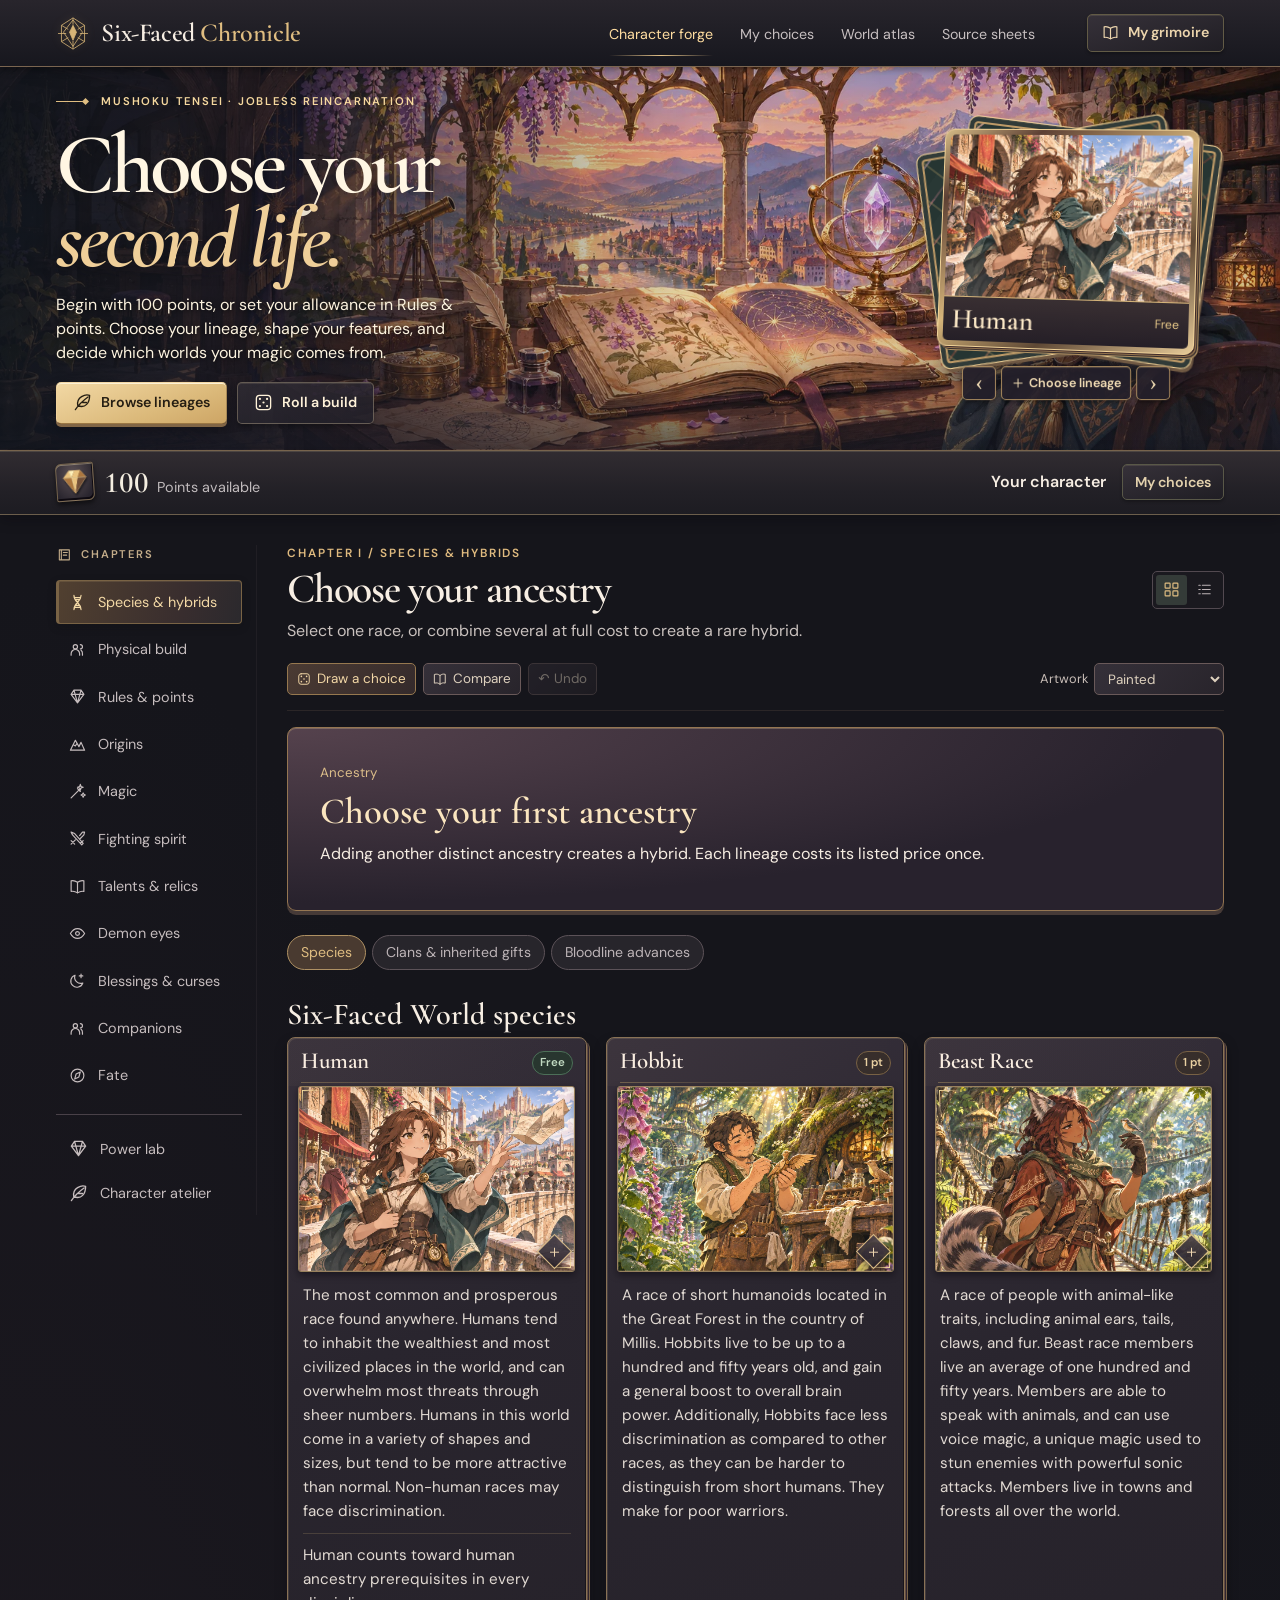
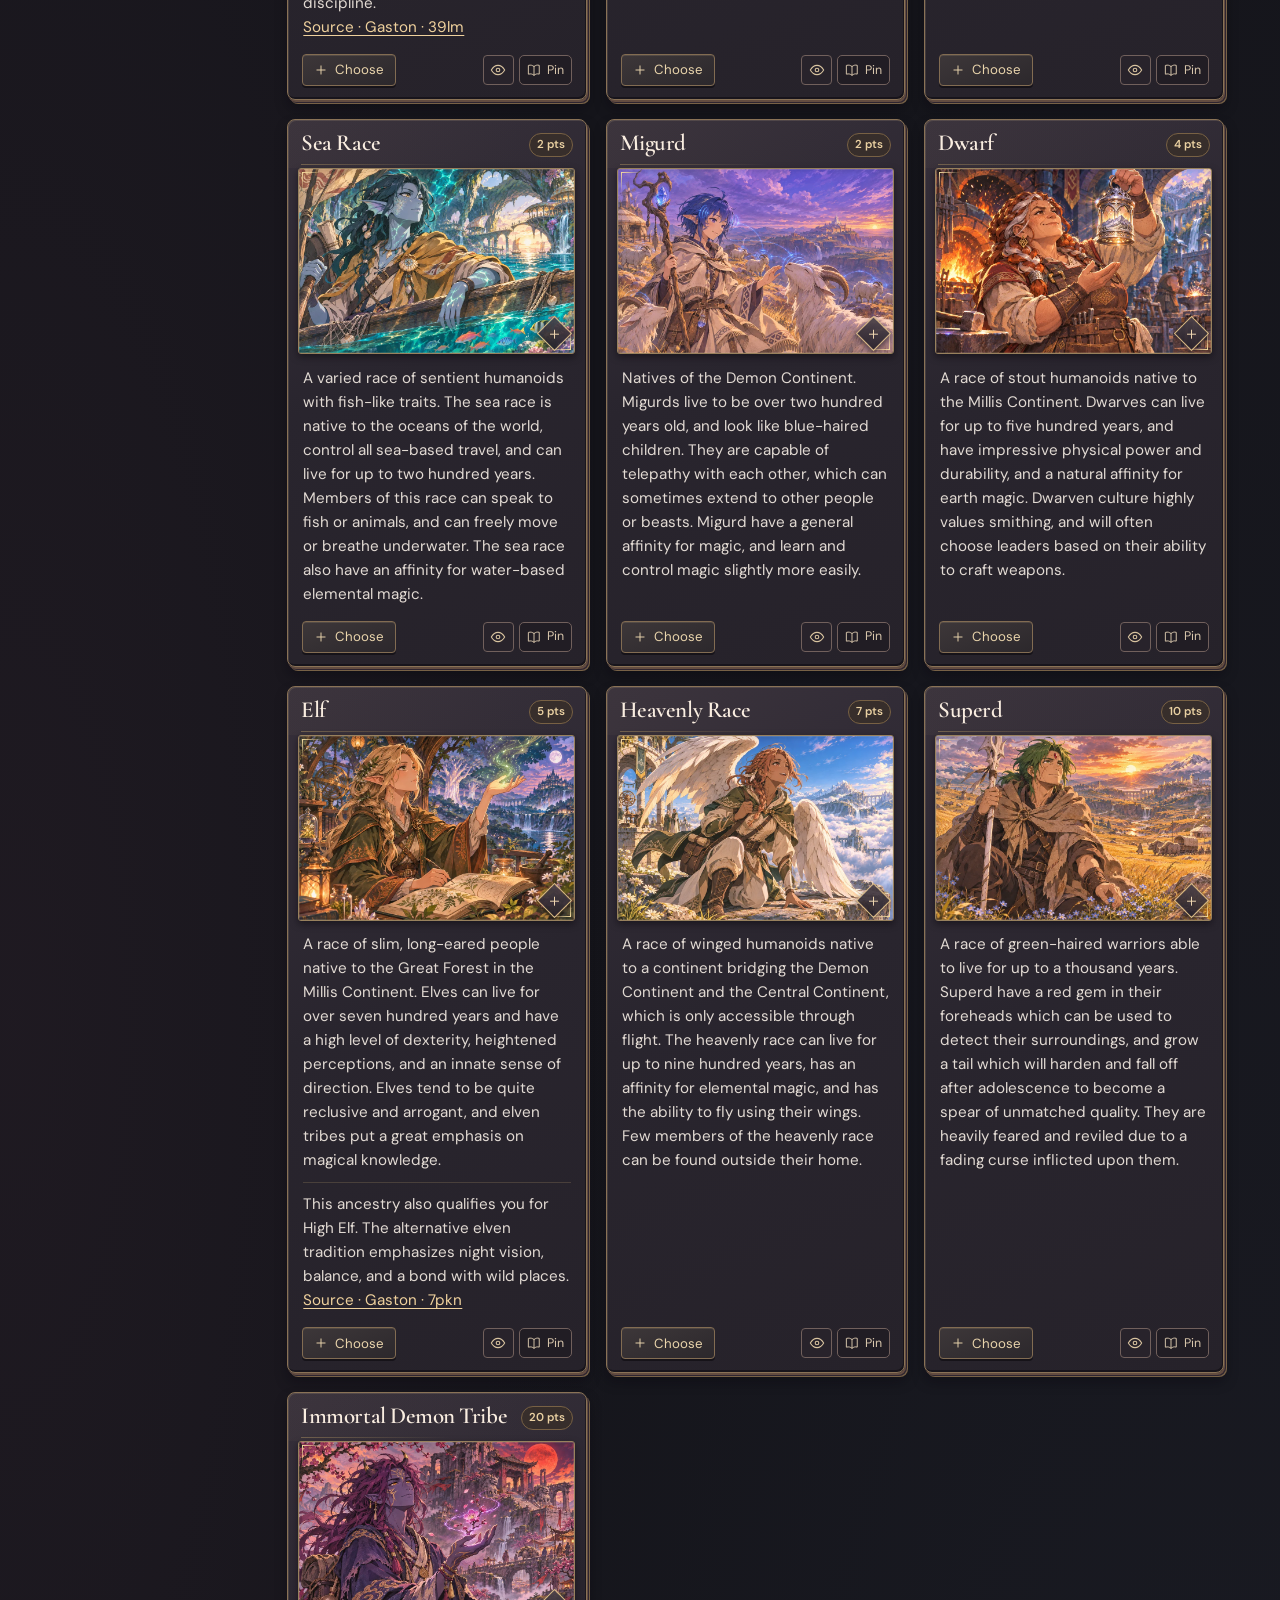
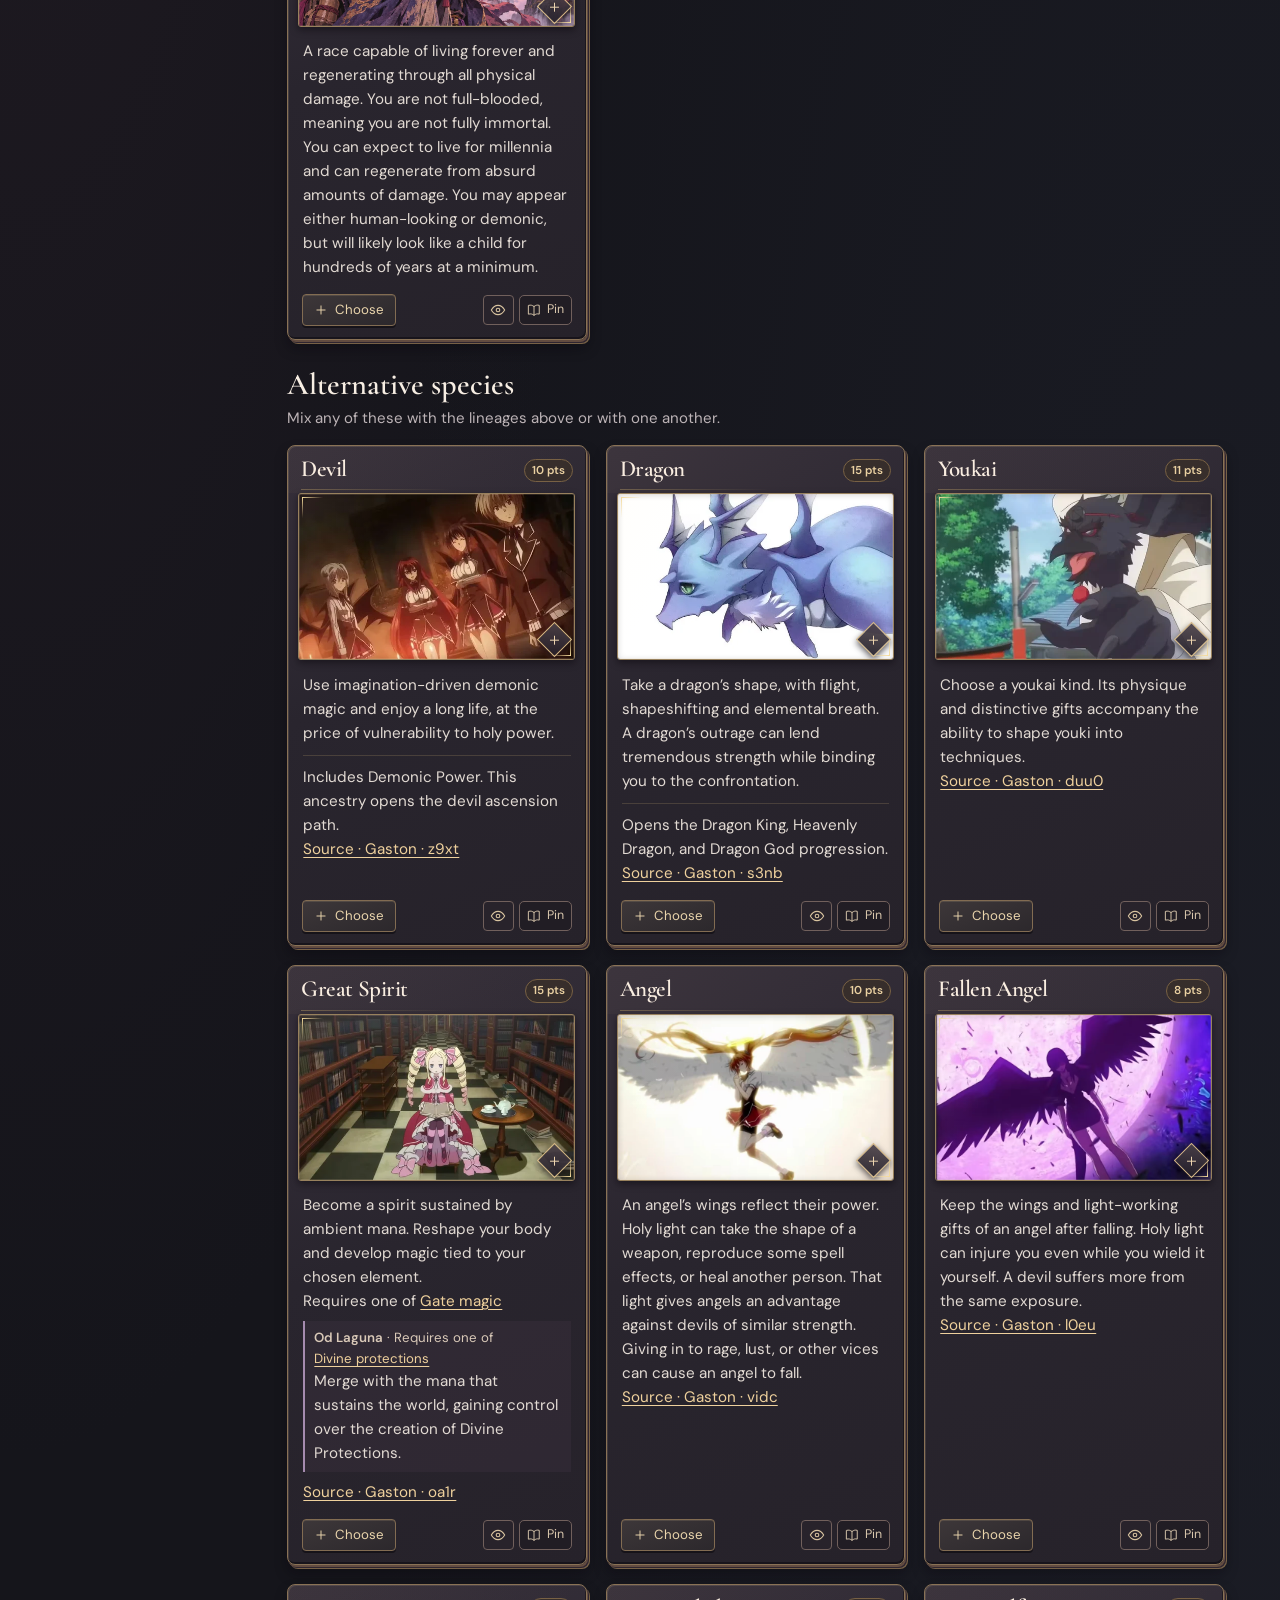
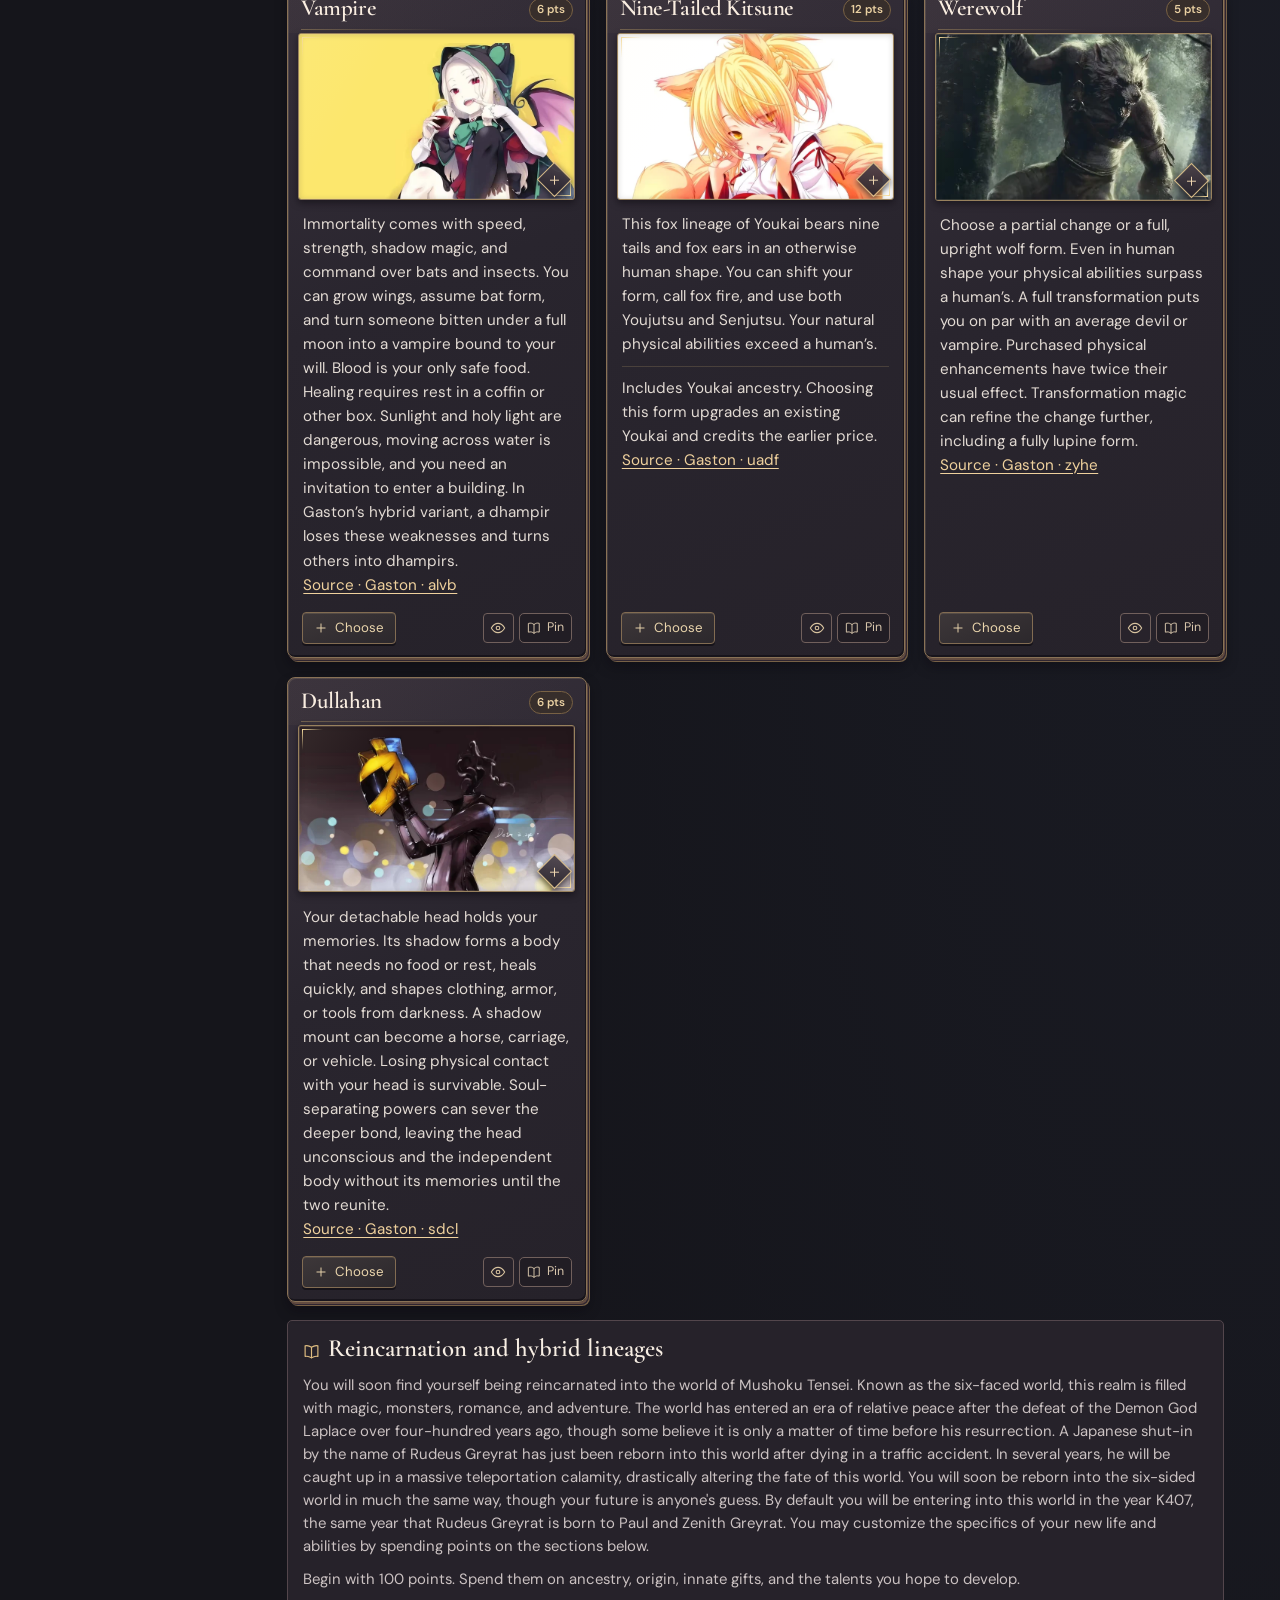
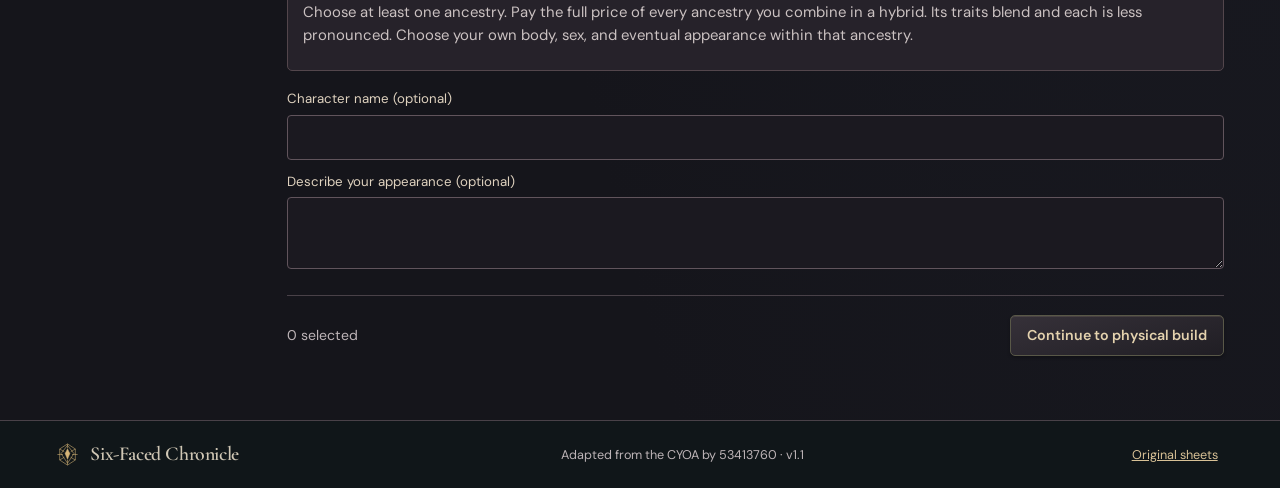
<file: robots.txt.html>
<!doctype html>
<html lang="en">
<head>
<meta charset="utf-8"><meta name="viewport" content="width=device-width,initial-scale=1">
<meta name="theme-color" content="#191720">
<meta name="description" content="Create a character in the Six-Faced World of Mushoku Tensei, explore the illustrated atlas, plan your powers, and design a character card.">
<title>Six-Faced Chronicle · Mushoku Tensei CYOA</title>
<link rel="icon" href="crest.svg" type="image/svg+xml">
<link rel="stylesheet" href="fonts.css"><link rel="stylesheet" href="style.css"><link rel="stylesheet" href="atelier.css"><link rel="stylesheet" href="selection.css"><link rel="stylesheet" href="depth.css">
</head>
<body>
<a class="skip" href="robots.txt.html#chapter">Skip to character choices</a>
<header class="mast"><div class="wrap top">
<a href="robots.txt.html#home" class="brand" aria-label="Six-Faced Chronicle home"><img src="crest.svg" alt=""><span>Six-Faced <em>Chronicle</em></span></a>
<nav class="topnav" aria-label="World navigation"><button class="active" data-act="forge">Character forge</button><button data-act="picks">My choices</button><button data-act="atlas">World atlas</button><button data-act="archive">Source sheets</button></nav>
<button class="folio" data-act="grimoire"><i data-icon="book"></i><span>My grimoire</span></button>
</div></header>
<main id="home">
<section class="hero forge-hero"><div class="hero-paint" aria-hidden="true"></div><div class="wrap hero-inner">
<div class="hero-text"><div class="eyebrow flourish"><span></span> MUSHOKU TENSEI · JOBLESS REINCARNATION</div>
<h1>Choose your<br><em>second life.</em></h1>
<p>Begin with 100 points, or set your allowance in Rules &amp; points. Choose your lineage, shape your features, and decide which worlds your magic comes from.</p>
<div class="actions"><button class="gold-btn" data-act="forge"><i data-icon="feather"></i>Browse lineages</button><button class="ghost-btn" data-act="roll"><i data-icon="dice"></i>Roll a build</button></div></div>
<div id="lineage-deck" class="lineage-deck" aria-label="Illustrated lineage deck"></div>
</div></section>
<section class="ledger" aria-label="Remaining character resources"><div id="ledger" class="wrap ledger-inner"></div></section>
<div class="wrap workbench" id="forge">
<aside class="contents"><div class="mini side-title"><i data-icon="index"></i> CHAPTERS</div><nav id="chapters" aria-label="Character chapters"></nav><div class="sidefoot"><button data-act="lab"><i data-icon="gem"></i> Power lab</button><button data-act="studio"><i data-icon="feather"></i> Character atelier</button></div></aside>
<section id="chapter" class="chapter" tabindex="-1" aria-live="off"></section>
<div id="mobile-extras"></div>
</div>
</main>
<footer><div class="wrap footer-in"><span class="footbrand"><img src="crest.svg" alt=""> Six-Faced Chronicle</span><span>Adapted from the CYOA by 53413760 · v1.1</span><button data-act="archive">Original sheets</button></div></footer>
<dialog id="modal" aria-labelledby="modal-title"><div class="dialog-shell"><button class="close iconbtn" data-act="close" aria-label="Close dialog"><i data-icon="x"></i></button><div id="modal-body"></div></div></dialog>
<div id="toast" role="status" aria-live="polite"></div>
<input id="import-file" type="file" accept=".json,application/json" hidden>
<script src="book-one.js"></script><script src="book-two.js"></script><script src="engine.js"></script><script src="depth-data.js"></script><script src="integration-data.js"></script><script src="depth-engine.js"></script><script src="relic.js"></script><script src="casting.js"></script><script src="workshop.js"></script><script src="illustration-data.js"></script><script src="selection.js"></script><script src="figure-mesh.js"></script><script src="figure.js"></script><script src="depth-ui.js"></script><script src="app.js"></script>
</body></html>
</file>
<file: fonts.css>
@font-face {
  font-family: 'Cormorant Garamond';
  font-style: italic;
  font-weight: 600;
  font-display: swap;
  src: url(fonts/cormorant-italic-600.ttf) format('truetype');
}
@font-face {
  font-family: 'Cormorant Garamond';
  font-style: normal;
  font-weight: 600;
  font-display: swap;
  src: url(fonts/cormorant-normal-600.ttf) format('truetype');
}
@font-face {
  font-family: 'DM Sans';
  font-style: normal;
  font-weight: 400;
  font-display: swap;
  src: url(fonts/dm-sans-normal-400.ttf) format('truetype');
}
@font-face {
  font-family: 'DM Sans';
  font-style: normal;
  font-weight: 600;
  font-display: swap;
  src: url(fonts/dm-sans-normal-600.ttf) format('truetype');
}
</file>
<file: style.css>
*{box-sizing:border-box}
:root{color-scheme:dark;--bg:#101719;--panel:#192124;--lift:#232b2c;--line:#354043;--quiet:#a5afb0;--ink:#f0eee6;--gold:#ddbb79;--warm:#f2cf8b;--mint:#98c4ae;--display:'Cormorant Garamond',Georgia,serif;--body:'DM Sans',system-ui,sans-serif}
html{scroll-behavior:smooth;scroll-padding-top:15px}body{margin:0;background:var(--bg);color:var(--ink);font:400 1rem/1.55 var(--body);-webkit-font-smoothing:antialiased}button,input,select,textarea{font:inherit}button,a,input,textarea,select{touch-action:manipulation}button{cursor:pointer;border:0;color:inherit;background:none}button:disabled{opacity:.45;cursor:not-allowed}a{color:inherit}button:focus-visible,a:focus-visible,input:focus-visible,select:focus-visible,textarea:focus-visible,[tabindex]:focus-visible{outline:2px solid #ffe4a7;outline-offset:3px}h1,h2,h3,h4,p{margin:0}h1,h2,h3,h4,.subtitle{font-family:var(--display);font-weight:600}svg{flex-shrink:0}.ic{width:19px;height:19px;vertical-align:middle;display:inline-block;stroke:currentColor;stroke-width:1.65;fill:none;stroke-linecap:round;stroke-linejoin:round}i[data-icon]{display:inline-flex}.wrap{width:min(calc(100% - 8.8vw),1552px);margin:auto}.skip{position:absolute;top:-80px;z-index:30;background:var(--gold);color:#111;padding:12px}.skip:focus{top:0}.mast{background:#101719;border-bottom:1px solid #54504a}.top{height:67px;display:flex;gap:40px;align-items:center}.brand,.footbrand{font:600 26px/1 var(--display);white-space:nowrap;text-decoration:none;display:flex;align-items:center;gap:11px;letter-spacing:-.4px}.brand em{font-style:normal;color:var(--gold)}.brand img{width:34px;height:39px}.topnav{height:100%;display:flex;align-items:stretch;gap:27px;margin-left:auto;margin-right:12px}.topnav button{padding:2px 0 0;position:relative;font-size:.89rem;color:#bbc2bf}.topnav .active{color:var(--warm)}.topnav .active:after{content:"";position:absolute;bottom:12px;left:0;right:0;border-bottom:1px solid #877145}.topnav button:hover,.linkbtn:hover{color:#f9e2b3}.folio,.ghost-btn,.gold-btn,.outline-btn,.soft-btn{display:inline-flex;align-items:center;justify-content:center;gap:9px;border:1px solid var(--line);border-radius:5px;padding:10px 16px;font-size:.89rem;font-weight:600;line-height:1.35}.folio{border-color:#625b46;color:var(--gold);padding:8px 14px}.folio .ic{width:17px}.folio:hover,.outline-btn:hover{background:#2b302a;border-color:var(--gold)}.hero{position:relative;isolation:isolate;background:#273e3d url('cover.jpg') center 47%/cover no-repeat;overflow:hidden;border-bottom:1px solid #786f54}.hero:before{position:absolute;content:"";inset:0;z-index:-1;background:linear-gradient(90deg,rgba(10,21,25,.93) 0%,rgba(13,25,27,.85) 19%,rgba(14,26,27,.65) 34%,rgba(13,23,22,.16) 55%,transparent 75%),linear-gradient(0deg,#10171983,transparent 25%)}.hero-inner{min-height:340px;display:flex;align-items:center;padding:31px 0 33px}.hero-text{max-width:610px}.eyebrow,.mini{font-size:.74rem;font-weight:600;letter-spacing:.16em;text-transform:uppercase;line-height:1.5}.eyebrow{color:var(--gold)}.flourish{display:flex;gap:13px;align-items:center}.flourish span{width:32px;height:1px;background:var(--gold);position:relative}.flourish span:after{content:"";display:block;width:5px;height:5px;background:var(--gold);transform:rotate(45deg);margin:-2px 0 0 auto}.hero h1{font-size:clamp(4.2rem,6.4vw,6.7rem);line-height:1.0;letter-spacing:-.045em;color:#fff6e3;margin:11px 0 0}.subtitle{font-style:italic;font-size:clamp(1.85rem,2.6vw,2.8rem);color:#e4c489;line-height:1.07}.hero p{font-size:1rem;line-height:1.55;max-width:460px;color:#e0e2d9;margin:13px 0 18px}.actions,.button-row{display:flex;gap:10px;align-items:center;flex-wrap:wrap}.gold-btn{background:#e3c184;color:#251e13;border:1px solid #f2d8a2;box-shadow:inset 0 0 0 2px #d6b370}.gold-btn:hover{background:#f4d6a0;box-shadow:0 2px 18px #eac88625}.ghost-btn{border-color:#b7c3ac6b;background:#15202188;color:#fff2d9;backdrop-filter:blur(5px)}.ghost-btn:hover{background:#263432dd}.location{position:absolute;right:4.4vw;bottom:15px;display:flex;align-items:center;gap:8px;text-shadow:0 1px 5px #000;color:#ffedce;font-size:.74rem;letter-spacing:.075em}.location .ic{width:13px;height:15px}.location span{font-size:6px}.ledger{position:sticky;top:0;z-index:5;background:#1b2425f8;border-bottom:1px solid #464b41;box-shadow:0 4px 15px #0002}.ledger-inner{display:grid;grid-template-columns:repeat(4,minmax(0,1fr));padding:13px 0}.resource{display:flex;align-items:center;gap:14px;position:relative;padding:0 24px}.resource:first-child{padding-left:0}.resource+.resource:before{content:"";position:absolute;left:0;top:4px;bottom:4px;width:1px;background:#3d4745}.gem{display:grid;place-items:center;color:var(--tone);width:38px;height:38px;border:1px solid color-mix(in srgb,var(--tone) 42%,transparent);background:color-mix(in srgb,var(--tone) 8%,transparent);border-radius:10px 3px}.gem .ic{width:21px;height:21px}.resource strong{font:600 29px/1 var(--display);color:#f4eee1}.resource .res-label{color:#b5bcb7;font-size:.78rem;line-height:1.2}.resource .res-body{display:grid;gap:2px}.workbench{display:grid;grid-template-columns:201px minmax(0,1fr);gap:36px;align-items:start;padding:32px 0 64px;scroll-margin-top:70px}.contents{position:sticky;top:95px}.side-title{display:flex;align-items:center;gap:9px;color:#b5aa90;margin-bottom:16px;font-size:.7rem}.side-title .ic{width:16px}.contents nav{display:grid;gap:3px}.chapterlink,.sidefoot button{display:flex;align-items:center;gap:12px;color:var(--quiet);font-size:.9rem;text-align:left;padding:10px 12px;border:1px solid transparent;border-radius:4px;width:100%}.chapterlink:hover,.sidefoot button:hover{color:#fff1d5;background:#1b2223}.chapterlink.active{color:#e6c78f;background:linear-gradient(90deg,#b99d572b,#b99d5712);border:1px solid #726044;border-left:3px solid #dcc18a;padding-left:10px}.chapterlink .ic{width:17px;height:17px}.chapterlink small{display:block;width:5px;height:5px;margin-left:auto;border-radius:50%;background:var(--mint)}.sidefoot{margin-top:16px;border-top:1px solid var(--line);padding-top:12px}.sidefoot button{color:#d6c298}.chapter{min-width:0;scroll-margin-top:90px;outline:none}.chapter-head{display:flex;justify-content:space-between;align-items:center;gap:12px;margin:4px 0 5px}.chapter h2,.dialog-shell h2{font-size:clamp(2.25rem,3.25vw,3.8rem);line-height:1.05;letter-spacing:-.032em}.chapter .lede{color:#b4bcb9;margin:7px 0 20px;max-width:820px}.viewSwitch{display:flex;gap:2px;padding:3px;border:1px solid var(--line);border-radius:5px;background:#141b1d}.iconbtn{display:grid;place-items:center;border-radius:3px;width:31px;height:30px;color:var(--quiet)}.iconbtn .ic{width:17px;height:17px}.iconbtn:hover,.iconbtn.on{background:#343b38;color:var(--gold)}.cardgrid{display:grid;grid-template-columns:repeat(3,minmax(0,1fr));gap:15px}.choice{position:relative;display:flex;flex-direction:column;border:1px solid #3d4746;border-radius:7px;overflow:hidden;background:var(--panel);transition:transform .18s,border-color .18s,box-shadow .18s}.choice:hover{border-color:#8b795b;transform:translateY(-2px);box-shadow:0 6px 18px #0003}.choice.selected{border-color:#b79658;box-shadow:inset 0 0 0 1px #b7965836}.card-img{width:100%;aspect-ratio:1.95;object-fit:cover;object-position:50% 31%;display:block;background:#242c2e}.choice-main{padding:0;text-align:left;display:flex;flex:1;flex-direction:column;width:100%;min-width:0}.choice-main:focus-visible{outline-offset:-3px}.choice-main figure{margin:0;position:relative;display:block;width:100%;overflow:hidden}.mark{position:absolute;top:10px;right:10px;width:25px;height:25px;border:1px solid #dfdecc90;background:#101a1dd4;display:grid;place-items:center;border-radius:50%;color:#f8e7c3}.mark .ic{width:14px;height:14px}.selected .mark{background:#d6ba7d;color:#19201b;border-color:#f7dfa6}.cardcopy{padding:14px 15px 7px;width:100%}.cardtop{display:flex;align-items:center;justify-content:space-between;gap:7px}.choice h3{font-size:1.55rem;line-height:1.08;letter-spacing:-.02em}.cost{font-size:.75rem;font-weight:600;white-space:nowrap;color:#d4bb8b;background:#b5965c15;border:1px solid #b4965c4d;padding:2px 7px;border-radius:20px}.cost.free{color:#afd0b9;border-color:#5c8d715c;background:#578b6619}.cardcopy p{font-size:.9rem;color:#afb9b7;margin:9px 0 2px;display:-webkit-box;-webkit-line-clamp:2;-webkit-box-orient:vertical;overflow:hidden}.choice-bottom{display:flex;align-items:center;justify-content:space-between;padding:0 13px 10px;min-height:29px}.linkbtn{color:#d9c39a;font-size:.82rem;display:inline-flex;align-items:center;gap:6px;padding:3px 2px}.linkbtn .ic{width:14px;height:14px}.txt-state{font-size:.74rem;color:var(--mint)}.choice.noimg .cardcopy{padding-right:42px}.noimg .mark{width:22px;height:22px}.noimg h3{font-size:1.43rem}.noimg .cost{display:inline-block}.noimg .cardtop{align-items:start;flex-direction:column}.choice.noimg .cardcopy p{-webkit-line-clamp:3}.listview{grid-template-columns:1fr}.listview .choice{display:grid;grid-template-columns:minmax(0,1fr) auto;align-items:center}.listview .choice-main{flex-direction:row;align-items:center}.listview .choice-main figure{width:110px;align-self:stretch;flex-shrink:0}.listview .card-img{height:100%;min-height:96px;max-height:140px}.listview .cardcopy{padding:12px 18px}.listview .choice-bottom{display:grid;padding:10px;gap:5px}.listview .choice.noimg{padding-left:25px}.listview .noimg .mark{right:auto;left:9px;top:15px}.listview .noimg .cardtop{flex-direction:row}.cardgrid.companion-grid .card-img{aspect-ratio:1.65;object-position:50% 18%}.section-title{font-size:1.9rem;line-height:1.1;margin:28px 0 5px}.hint,.rules{color:var(--quiet);font-size:.94rem;line-height:1.6;margin:5px 0 14px}.rules{border-left:2px solid #978052;background:#222a2910;padding:2px 0 2px 13px}.subtabs{display:flex;align-items:center;flex-wrap:wrap;gap:6px;margin:12px 0 18px}.subtabs button{padding:6px 13px;border:1px solid var(--line);background:#1d2627;color:var(--quiet);border-radius:20px;font-size:.88rem}.subtabs .on{border-color:#978359;color:var(--gold);background:#332f23}.chapter-next{border-top:1px solid var(--line);display:flex;align-items:center;justify-content:space-between;gap:10px;margin-top:26px;padding-top:19px;color:var(--quiet);font-size:.88rem}.outline-btn,.soft-btn{background:#1b2425;color:#e4d2ae;border:1px solid #595848}.soft-btn{border-color:var(--line);color:#d1d7d3}.soft-btn:hover{background:#333d3b}.rank-card,.block{border:1px solid var(--line);border-radius:7px;background:var(--panel);padding:17px;margin:13px 0}.rankintro{display:flex;align-items:center;gap:17px}.rankintro img{width:108px;height:78px;object-fit:cover;border-radius:4px}.rankintro h3,.block h3{font-size:1.65rem;line-height:1.14}.rankintro p,.block p{font-size:.94rem;color:#bbc2bf;margin:5px 0 2px}.ranks{display:grid;grid-template-columns:repeat(8,minmax(0,1fr));gap:4px;margin:14px 0 8px}.ranks button{background:#222c2d;border:1px solid #394443;border-radius:3px;padding:9px 0 7px;color:#b3bcb7;font-size:.72rem;min-width:0;line-height:1.4}.ranks button span{display:block;color:#9baca5;font-size:.72rem}.ranks .owned{background:#34372b;border-color:#716243;color:#eee0ba}.ranks .current{background:#cbae74;border-color:#f4d5a0;color:#1b211c}.ranks .current span{color:#303c2e}.ranknote{color:#cfceb9;font-size:.92rem;min-height:23px}.step-row{display:flex;align-items:center;justify-content:space-between;gap:16px;border-top:1px solid var(--line);padding:14px 0}.step-row:first-child{border:0}.step-row strong{font-size:1.04rem}.step-row p{color:var(--quiet);font-size:.85rem;margin-top:4px}.stepper{display:inline-flex;align-items:center;gap:6px;border:1px solid var(--line);border-radius:4px;white-space:nowrap;padding:2px}.stepper button{width:29px;height:28px;background:#272f30;color:var(--gold);border-radius:2px}.stepper span{min-width:20px;text-align:center}.field{display:grid;gap:5px;font-size:.83rem;color:#d2c9b5;margin:12px 0}.field input,.field select,.field textarea,select.pick{color:var(--ink);background:#11191a;border:1px solid #46504e;border-radius:4px;padding:9px 11px;width:100%;font-size:1rem}.field textarea{min-height:72px;resize:vertical}.paired{display:grid;grid-template-columns:1fr 1fr;gap:14px}.field select,select.pick{appearance:none;background:#11191a url("data:image/svg+xml,%3Csvg xmlns='http://www.w3.org/2000/svg' width='14' height='14' viewBox='0 0 14 14'%3E%3Cpath fill='none' stroke='%23ddbb79' d='m3 5 4 4 4-4'/%3E%3C/svg%3E") right 10px center/14px no-repeat;padding-right:30px}.footbrand{font-size:1.24rem;color:#d0c7b5}.footbrand img{width:23px}.footer-in{display:flex;align-items:center;justify-content:space-between;gap:15px;font-size:.79rem;color:var(--quiet)}footer{padding:22px 0;border-top:1px solid var(--line);background:#101619}footer button{text-decoration:underline;color:#d8c196}
dialog{position:fixed;width:min(760px,94vw);max-width:94vw;max-height:88dvh;color:var(--ink);padding:0;border:1px solid #716344;background:#172021;border-radius:10px;box-shadow:0 24px 100px #000b}dialog::backdrop{background:#080d10be;backdrop-filter:blur(5px)}body:has(dialog[open]){overflow:hidden}.dialog-shell{position:relative;padding:30px}.dialog-shell h2{font-size:2.65rem;margin:4px 30px 14px 0}.dialog-shell .close{position:sticky;float:right;top:0;z-index:3;margin:-13px -13px 0 0;width:34px;height:34px;color:#fff;background:#25302fed;border:1px solid #52615a}.dialog-shell p{margin:9px 0;color:#c3ccc7}.dialog-shell .actions{margin-top:18px}.detail-art{width:100%;max-height:310px;object-fit:cover;object-position:50% 28%;border-radius:5px}.detail-art.contain{object-fit:contain;background:#12191c}.dialog-shell .tag{display:inline-block;margin-bottom:8px}.tag,.flag{font-size:.78rem;border:1px solid #625d4d;color:#daca9e;background:#292d26;border-radius:4px;padding:3px 8px}.dialog-shell h3{font-size:1.8rem;line-height:1.2;margin:20px 0 5px}.atlas-map{position:relative;border:1px solid #776a51;overflow:hidden;border-radius:5px}.atlas-map img{display:block;width:100%}.pin{position:absolute;transform:translate(-50%,-50%);width:29px;height:29px;border:2px solid #ece0b7;border-radius:50%;background:#253b36;color:#f6e3ac;display:grid;place-items:center;box-shadow:0 2px 6px #0008}.pin.on{background:#d5af68;color:#191d19}.pin .ic{width:15px;height:15px}.sheetbox{max-height:58dvh;overflow:auto;background:#0c1212;border-radius:5px}.sheetbox img{display:block;width:100%}.sheetbox.zoom img{width:1400px;max-width:none}.summary-row{padding:8px 0;border-bottom:1px solid var(--line);display:grid;grid-template-columns:130px 1fr;gap:14px;font-size:.91rem}.summary-row span{color:var(--quiet)}.summary-row b{font-weight:500}.balance-strip{border-block:1px solid var(--line);padding:8px 0;display:flex;flex-wrap:wrap;gap:14px;color:var(--gold);font-size:.85rem}.saved-row,.eye-row{display:flex;flex-wrap:wrap;justify-content:space-between;align-items:center;gap:8px;padding:8px 0}.story-art{width:100%;height:190px;object-fit:cover;border-radius:5px}.story-options{display:grid;gap:9px;margin:16px 0}.story-options button{background:#222d2d;border:1px solid #566158;padding:12px 16px;border-radius:5px;text-align:left;color:#f4e7c8}.story-options button:hover:not(:disabled){background:#343b31;border-color:var(--gold)}.story-options small{display:block;color:#aab9af;font-size:.81rem}.journal{margin:12px 0;padding-left:20px;color:var(--quiet)}#toast{z-index:15;position:fixed;left:50%;bottom:22px;transform:translate(-50%,14px);max-width:min(620px,92vw);width:max-content;pointer-events:none;opacity:0;transition:opacity .18s,transform .18s;padding:10px 18px;border:1px solid #8a7956;background:#26302b;color:#fff2d4;border-radius:6px;box-shadow:0 8px 30px #0007;font-size:.94rem}#toast.show{opacity:1;transform:translate(-50%,0)}dialog #toast{position:sticky;bottom:0;left:auto;transform:none;margin:12px auto 0;display:none}dialog #toast.show{display:block}.small{font-size:.85rem;color:var(--quiet)}.fate-panel{display:grid;grid-template-columns:120px 1fr;gap:16px;border:1px solid var(--line);border-radius:6px;overflow:hidden;background:var(--panel);margin:10px 0}.fate-panel img{width:100%;height:100%;object-fit:cover}.fate-content{padding:14px 14px 14px 0}.fate-head{display:flex;justify-content:space-between;align-items:center;gap:10px}.fate-head h3{font-size:1.7rem}.fate-content p{font-size:.9rem;color:var(--quiet);margin:5px 0 9px}.fate-controls{display:flex;align-items:center;gap:9px;flex-wrap:wrap}.selected-control{border-color:var(--gold);color:var(--gold)}.note{color:#ead8ae;background:#b69d5c13;border:1px solid #746646;border-radius:5px;padding:10px 13px;margin:12px 0;font-size:.9rem}.archive-tabs{display:flex;gap:8px;flex-wrap:wrap;margin:12px 0}.hero-text,.choice{animation:appear .35s ease both}@keyframes appear{from{opacity:.2;transform:translateY(5px)}to{opacity:1;transform:none}}
@media(min-width:1680px){.hero-inner{min-height:420px}.workbench{grid-template-columns:235px 1fr;gap:45px}.card-img{aspect-ratio:2.05}}
@media(max-width:1100px){.workbench{grid-template-columns:168px minmax(0,1fr);gap:24px}.wrap{width:93%}.top{gap:15px}.topnav{gap:18px}.cardgrid{gap:10px}.cardcopy{padding:12px 11px 7px}.choice h3{font-size:1.35rem}.hero-inner{min-height:326px}.hero-text{max-width:48%}.hero h1{font-size:clamp(3.65rem,6.55vw,5.6rem)}.hero p{font-size:.95rem}.ranks{grid-template-columns:repeat(4,1fr)}.resource{padding:0 15px}.listview{grid-template-columns:1fr}}
@media(max-width:800px){.topnav{gap:12px;margin-right:0}.topnav button{font-size:.78rem}.brand{font-size:1.45rem}.brand img{width:29px}.folio{font-size:.8rem;padding:8px}.wrap{width:92%}.workbench{display:block;padding-top:17px}.contents{position:static;margin-bottom:20px}.side-title,.sidefoot{display:none}.contents nav{display:flex;overflow-x:auto;padding-bottom:5px;scrollbar-width:thin}.chapterlink{width:auto;white-space:nowrap;font-size:.82rem;padding:6px 10px;gap:7px;background:#1b2325}.chapterlink.active{padding-left:8px}.hero-inner{min-height:300px}.hero-text{max-width:57%}.hero-text p{font-size:.94rem}.hero:before{background:linear-gradient(90deg,#101d20e8 0%,#142021c9 38%,#16201c26 78%),linear-gradient(0deg,#10171975,transparent 25%)}.ledger-inner{padding:10px 0}.resource{gap:9px}.res-label{font-size:.73rem!important}.gem{width:30px;height:30px}.resource strong{font-size:24px}.chapter h2{font-size:2.6rem}.cardgrid{gap:12px}.listview{grid-template-columns:1fr}.hero .actions button{padding:9px 11px;font-size:.82rem}}
@media(max-width:590px){.top{height:56px;gap:9px}.brand{font-size:1.3rem;gap:7px}.brand img{width:25px}.topnav{gap:4px}.topnav button{font-size:0;padding:6px}.topnav button:first-child{display:none}.topnav button:nth-child(2):before{content:'Atlas';font-size:.8rem}.topnav button:nth-child(3):before{content:'Sheets';font-size:.8rem}.folio{gap:0;padding:7px}.folio span{position:absolute;clip-path:inset(50%)}.hero{background-position:68% 50%}.hero-inner{min-height:313px;padding:26px 0 30px}.hero-text{max-width:95%}.hero:before{background:linear-gradient(90deg,#121e22ee,#172321c9 36%,#1424214d 79%),linear-gradient(0deg,#10171980,transparent 45%)}.hero h1{font-size:clamp(3.2rem,11.5vw,4.3rem);margin-top:12px}.subtitle{font-size:1.9rem}.eyebrow,.mini{font-size:.65rem}.hero p{max-width:75%;font-size:.9rem;line-height:1.45;margin:12px 0 15px}.location{font-size:.62rem;bottom:6px}.hero .actions{gap:7px}.hero .actions button{font-size:.78rem}.hero .actions .ic{width:15px}.ledger-inner{padding:8px 0;width:95%}.resource{padding:0 6px;gap:2px;justify-content:center}.resource:first-child{padding-left:3px}.resource .res-label{font-size:.64rem!important;white-space:nowrap}.gem{width:16px;height:20px;background:none;border:0;position:absolute;left:12%;top:0}.gem .ic{width:13px;height:13px}.resource strong{font-size:22px;text-align:center}.resource .res-body{display:grid;justify-content:center;gap:1px}.workbench{scroll-margin-top:49px}.chapter{scroll-margin-top:60px}.contents{margin-bottom:14px}.chapter h2{font-size:2.3rem}.chapter .lede{font-size:.93rem;margin:7px 0 15px}.cardgrid{grid-template-columns:repeat(2,minmax(0,1fr));gap:9px}.listview{grid-template-columns:1fr}.card-img{aspect-ratio:1.5}.cardcopy{padding:11px 10px 6px}.cardtop{align-items:flex-start;flex-direction:column;gap:5px}.choice h3{font-size:1.37rem}.cost{font-size:.66rem;padding:1px 6px}.cardcopy p{font-size:.8rem;line-height:1.45;margin:6px 0}.choice-bottom{padding:0 9px 8px}.mark{width:21px;height:21px;right:6px;top:6px}.txt-state{font-size:.66rem}.listview .cardtop{flex-direction:row}.listview .choice-main figure{width:73px}.listview .cardcopy{padding:8px}.listview .choice-bottom{padding:6px}.listview .card-img{min-height:90px}.footer-in{align-items:flex-start;flex-direction:column}.dialog-shell{padding:21px 17px}.dialog-shell h2{font-size:2.25rem}.dialog-shell .close{margin:-9px -6px 0 0}.paired{grid-template-columns:1fr;gap:0}.fate-panel{grid-template-columns:65px 1fr;gap:10px}.fate-content{padding:9px 9px 9px 0}.fate-controls{gap:5px}.fate-controls .soft-btn{font-size:.77rem;padding:6px}.ranks button{font-size:.78rem}.summary-row{grid-template-columns:94px 1fr;gap:7px}.chapter-next{align-items:start;flex-direction:column}.rankintro{gap:10px}.rankintro img{width:72px;height:73px}.rank-card,.block{padding:12px}.section-title{font-size:1.7rem}.dialog-shell .actions button{padding:8px 11px}}
@media(prefers-reduced-motion:reduce){html{scroll-behavior:auto}*,*:before,*:after{transition:none!important;animation:none!important}}
.reading{margin:18px 0;padding:13px 15px;border:1px solid var(--line);border-radius:5px;background:#192122}.reading summary{cursor:pointer;color:var(--gold);font-size:.91rem}.reading summary svg{margin:0 6px 2px 2px;width:16px}.reading p{margin:10px 0;color:#bec5bf;font-size:.93rem}
@media(max-width:590px){.folio span{width:1px;height:1px;overflow:hidden;white-space:nowrap}}
@media(max-width:365px){.brand{font-size:1.15rem;gap:4px}.top{gap:5px}.brand img{width:22px}.topnav{gap:0}.topnav button{padding:4px}.resource{padding-inline:3px}.gem{left:5%}}
</file>
<file: atelier.css>
/* The brasswork, velvet mats and bookplates share one light direction. */
:root{--bg:#15151b;--panel:#222127;--lift:#312b32;--line:#494148;--quiet:#bdb4b7;--ink:#f7eee3;--gold:#dfbd81;--warm:#ffdda0;--mint:#9acaad}
body{background:radial-gradient(ellipse at 1% 38%,#34242f4f,transparent 38rem),radial-gradient(ellipse at 98% 65%,#2a304044,transparent 55rem),#15151b}
.mast{position:relative;background:linear-gradient(180deg,#28252c,#17171e);border-bottom-color:#7a6550;box-shadow:0 2px 8px #0006;z-index:2}.top{height:66px}.brand img{filter:drop-shadow(0 0 5px #d9ad5b38)}.topnav .active:after{bottom:10px;background:linear-gradient(90deg,transparent,#e4c289,transparent);height:1px;border:0}.folio,.outline-btn,.soft-btn{background:linear-gradient(165deg,#363139,#201e24);box-shadow:inset 0 1px #dfc59921,0 2px 3px #0004}.folio{color:#ecd5ad}.topnav button{color:#c7bfc0}
.forge-hero{background:#201b25;isolation:isolate;border-bottom:1px solid #826d53}.forge-hero:before{display:none}.hero-paint{position:absolute;z-index:-1;inset:0;background-image:linear-gradient(90deg,#12131cdd,#1a1721c7 18%,#201b2480 39%,#2e25352a 61%,#17141ed6 85%,#1b1720 100%),linear-gradient(0deg,#1a171ddb,transparent 26%,transparent 80%,#1b192332),url('cover.jpg');background-size:cover;background-position:50% 42%}.hero-inner{display:grid;grid-template-columns:minmax(0,1fr) minmax(260px,29%);gap:28px;min-height:380px;padding:25px 0}.hero-text{max-width:580px}.hero h1{line-height:.78;font-size:clamp(4.6rem,6.6vw,7rem);margin:19px 0 17px;letter-spacing:-.045em;text-shadow:0 4px 15px #1010166b}.hero h1 em{font-weight:600;color:#efcf99}.hero-text p{font-size:1rem;max-width:440px;margin:0 0 17px;line-height:1.5;color:#f0e9de;text-shadow:0 1px 5px #000b}.hero-text .eyebrow{color:#f6d99f}.gold-btn{background:linear-gradient(160deg,#f2d8a4 0%,#dbb97a 64%,#cda565 100%);border-color:#f2d7a5 #a88957 #9b7744 #f0d29c;box-shadow:inset 0 1px #fcf1d4,0 3px 0 #816545,0 6px 13px #06030844}.gold-btn:active{transform:translateY(2px)}.ghost-btn{background:linear-gradient(160deg,#332f37bb,#211f28db);box-shadow:inset 0 1px #f4dfb91c,0 3px 4px #0004;border-color:#a99b8177}.actions button{min-height:38px}
.relic-case,.instrument{position:relative;isolation:isolate;overflow:hidden;border:1px solid #997f58;background:radial-gradient(ellipse at 50% 55%,#5a3d6f77,#31243744 42%,transparent 70%),repeating-linear-gradient(130deg,transparent 0px 7px,#eddeee03 8px 9px),#1e1925;box-shadow:inset 0 0 0 3px #242029,inset 0 0 0 4px #77665099,inset 0 0 25px #0a080e,0 12px 32px #07060daa;border-radius:20% 20% 7px 7px / 9% 9% 7px 7px}
.relic-case{height:299px;align-self:center;transform:perspective(1150px) rotateY(-4deg) rotateX(1deg)}.relic-case:before,.instrument:before{content:"";position:absolute;inset:7px;z-index:-1;border-radius:inherit;background:radial-gradient(circle at 15% 33%,#f6d29c 0 .8px,transparent 1.7px),radial-gradient(circle at 77% 69%,#b9aad3 0 .8px,transparent 1.4px),radial-gradient(circle at 57% 12%,#d6c0ab 0 .9px,transparent 1.6px);background-size:87px 83px,103px 71px,123px 117px;opacity:.62}
.case-label,.case-foot,.instrument-head,.instrument-foot{position:absolute;left:18px;right:18px;display:flex;align-items:center;justify-content:space-between;z-index:1}.case-label{top:16px;color:#e2cda7;pointer-events:none}.case-label .mini{font-size:.68rem;letter-spacing:.18em}.model-tag{font:600 .65rem var(--body);border:1px solid #88765d;border-radius:2px;padding:1px 5px;color:#dac8ac}.case-foot{bottom:12px;font-size:.75rem;color:#c4b8c8}.case-foot button{display:flex;align-items:center;gap:6px;font-weight:600;color:#f6d6a0}.case-foot button .ic{width:15px;height:15px}.orbit-tip:before,.instrument-foot:before{content:'⤾';margin-right:6px;color:#dec29a;font-size:1.05rem}.relic-canvas{position:absolute;display:block;inset:8% 0 7%;width:100%;height:85%;touch-action:pan-y;cursor:grab}.relic-canvas:active{cursor:grabbing}.relic-corners{pointer-events:none;position:absolute;inset:8px;border-bottom:1px solid #655344}
.ledger{background:linear-gradient(180deg,#312c31,#222026 65%,#1d1c22);border-color:#6c5e4c;box-shadow:inset 0 1px #e9d4a825,0 4px 13px #08060c55}.ledger-inner{padding-block:12px}.gem{border-radius:6px 2px;transform:rotate(-4deg);background:linear-gradient(140deg,color-mix(in srgb,var(--tone) 20%,#28252d),#202025);box-shadow:inset 0 1px 1px #fff4,inset -1px -2px 1px #08081166,0 3px 4px #0004}.gem .ic{transform:rotate(4deg);filter:drop-shadow(0 0 3px color-mix(in srgb,var(--tone) 35%,transparent))}.resource+.resource:before{background:linear-gradient(transparent,#62545c,transparent)}.resource .res-label{color:#c1bbbd}.resource strong{font-variant-numeric:lining-nums tabular-nums}
.workbench{padding-top:30px;gap:30px}.contents{border-right:1px solid #473d413f;padding-right:14px}.chapterlink.active,.sidefoot .active{background:linear-gradient(105deg,#514030,#382d2e 68%,#2b292d);border-color:#796345;color:#f3d9a6;box-shadow:inset 0 1px #d8b37726,0 3px 9px #0d0c1038}.chapterlink,.sidefoot button{color:#c6bdbe}.side-title{color:#c4ad8a}.chapter-head{margin-top:5px}.chapter .lede{color:#c9c1be}.viewSwitch{background:#1a191f;border-color:#524950}.eyebrow{color:#dfba7f}.choice{position:relative;animation:none;transform:none;overflow:visible;isolation:isolate;border:1px solid #6a5a4e;border-radius:8px;background:linear-gradient(135deg,#343038 0%,#29262b 18%,#221f25 72%,#29242a 100%);box-shadow:inset 0 1px #ddc39735,inset 1px 0 #d6c6b314,inset -1px -2px #0b0a0d99,0 3px 0 #0b0a0d,0 7px 17px #07060966;transition:box-shadow .18s,border-color .18s}
.choice:hover{transform:none;border-color:#ac9267;box-shadow:inset 0 1px #e4c68f50,0 3px 0 #0d0a0c,0 9px 21px #07060b70}.choice.selected{border-color:#e0bb7a;background:linear-gradient(145deg,#453a34,#2e292c 46%,#2b262a);box-shadow:inset 0 0 0 1px #9c7c465c,0 0 16px #d3b37716,0 4px 12px #06050988}
.plate-title{display:flex;align-items:start;justify-content:space-between;gap:6px;padding:12px 13px 11px;background:linear-gradient(90deg,#b69a6e0b,transparent);border-radius:8px 8px 0 0}.choice .plate-title h3{font-size:clamp(1.4rem,1.8vw,1.9rem);letter-spacing:-.02em;line-height:1.04}.plate-title .cost{flex:none;margin-top:1px;font-size:.72rem}.art-mat{position:relative;display:grid;place-items:center;background:radial-gradient(ellipse at top,#40353b,#201c23);border:1px solid #756552;margin:0 10px;box-shadow:0 1px 0 #ebd2a427,0 2px 8px #0806099c;overflow:hidden;transform:perspective(850px) rotateX(var(--tilt-x,0deg)) rotateY(var(--tilt-y,0deg));transition:transform .17s ease-out}.art-mat:after{content:"";position:absolute;inset:0;pointer-events:none;box-shadow:inset 0 0 0 1px #e8d0ab27,inset 0 1px 6px #0d08162b}.art-mat img.card-img,.listview .art-mat img.card-img{display:block;width:100%;height:auto;min-height:0;max-height:none;object-fit:contain;object-position:center;aspect-ratio:auto;background:none}
.cardcopy,.noimg .cardcopy,.choice.noimg .cardcopy{padding:12px 15px 8px}.cardcopy p,.choice.noimg .cardcopy p{display:block;-webkit-line-clamp:unset;overflow:visible;margin:0;color:#d8d1cb;font-size:.95rem;line-height:1.58}.cardcopy .character-hook{margin-top:10px;border-top:1px solid #7866506b;padding-top:9px;color:#ded1be}.card-role{color:#e3c695;font-size:.82rem;font-weight:600;margin-bottom:7px}.plate-foot{padding:7px 14px 13px;margin-top:auto}.inscribe{border:1px solid #826c52;display:inline-flex;align-items:center;justify-content:center;gap:7px;background:linear-gradient(160deg,#3d3739,#2c282c);box-shadow:inset 0 1px #eed2a123,0 2px 0 #161319;border-radius:4px;padding:6px 11px;color:#ead5ac;font-size:.83rem;line-height:1.35;min-height:32px}.inscribe .ic{width:14px;height:14px}.inscribe:hover{border-color:#dfc190;color:#ffedc8}.selected .inscribe,.rank-leaf.active .inscribe{color:#f4ddaf;background:linear-gradient(130deg,#5b4830,#392f2b);border-color:#ab8b58}.cost{background:#372e2b;color:#ead1a2;border-color:#786144}.cost.free{background:#28362f;color:#c2dac2;border-color:#4c6f58}
.cardgrid{gap:17px}.cardgrid.companions-plates:not(.listview){grid-template-columns:1fr 1fr}.companions-plates:not(.listview) .choice{display:grid;grid-template-columns:minmax(100px,36%) minmax(0,1fr);align-content:start}.companions-plates:not(.listview) .plate-title{grid-column:1/-1}.companions-plates:not(.listview) .art-mat{grid-column:1;grid-row:2;align-self:start;margin-right:0}.companions-plates:not(.listview) .cardcopy{grid-column:2;padding-top:0}.companions-plates:not(.listview) .plate-foot{grid-column:1/-1}.companions-plates:not(.listview) [data-choice="custom-companion"] .art-mat{grid-column:1/-1;margin:0 12px}.companions-plates:not(.listview) [data-choice="custom-companion"] .cardcopy{grid-column:1/-1;margin-top:12px}
.listview{grid-template-columns:1fr}.cardgrid.listview .choice{display:grid;grid-template-columns:minmax(96px,15%) minmax(0,1fr);align-items:start;align-content:start;gap:0 8px;padding:0 2px 8px}.listview .plate-title{grid-column:1/-1}.listview .art-mat{grid-column:1;grid-row:2/4;align-self:start}.cardgrid.listview .cardcopy{grid-column:2;padding:0 14px 6px 0}.listview .plate-foot{grid-column:2;padding:5px 0}.listview .choice.noimg .cardcopy,.listview .choice.noimg .plate-foot{grid-column:1/-1;padding-inline:13px}.listview .choice.noimg{padding-left:0}
.rank-plates{display:grid;grid-template-columns:repeat(2,minmax(0,1fr));gap:13px;margin:15px 0}.rank-leaf{background:linear-gradient(145deg,#302b33,#201f27);border:1px solid #64554b;box-shadow:inset 0 1px #ddc5a32b,0 3px 7px #0a090d66;border-radius:5px;overflow:hidden;display:flex;flex-direction:column}.rank-leaf.active{border-color:#cea761}.rank-illustration{width:100%;height:140px;object-fit:contain;background:radial-gradient(ellipse,#433641,#221e25)}.rank-leaf-body{padding:13px;flex:1;display:flex;flex-direction:column;align-items:start}.rank-line{width:100%;display:flex;align-items:center;justify-content:space-between;gap:5px}.rank-line h4{font-size:1.55rem}.rank-leaf-body p{font-size:.96rem;line-height:1.55;margin:6px 0 13px;color:#d3cac8}.rank-leaf-body .inscribe{margin-top:auto}.rankintro img{height:auto;width:min(26%,175px);object-fit:contain;border:1px solid #74634c}.fate-panel{background:linear-gradient(135deg,#2f2931,#221f28);border-color:#625348;grid-template-columns:clamp(110px,22%,220px) 1fr;gap:15px;padding:11px}.fate-panel img{height:auto;object-fit:contain;align-self:start;border:1px solid #756451}.fate-content{padding:1px 3px 3px 0}.reading{background:#26222a;border-color:#53464c}.reading h3{font-size:1.55rem;line-height:1.2}.reading h3 svg{color:var(--gold);width:17px;margin-right:8px}.reading p{color:#cbc2c2}
.block,.rank-card,.lab-controls,.profile,.studio-controls{border-color:#62524b;background:linear-gradient(145deg,#302a32,#221f27);box-shadow:inset 0 1px #ead4ae1c,0 3px 7px #0b080f4d}.block p,.rankintro p,.fate-content p,.step-row p{color:#d7cfcb}.stepper,.subtabs button{border-color:#5c5258;background:#27252b}.subtabs button.on{background:#493a30;border-color:#af9163}.field{color:#dfd2bf}.field input,.field select,.field textarea{background-color:#1b1920;border-color:#61545c}.dialog-shell{background:radial-gradient(ellipse at top left,#382b37,transparent 60%),#231f29}.dialog-shell p{color:#ded5d0}dialog{background:#231f29;border-color:#99805b}.roll-portrait{display:flex;gap:18px;align-items:center;margin:12px 0}.roll-portrait img{width:98px;height:auto;object-fit:contain;border-radius:4px;border:1px solid #b7986a}.roll-portrait h3{font-size:1.75rem;text-transform:none;letter-spacing:0;margin:3px 0}.tool-lede .eyebrow{margin-bottom:8px}.tool-lede h2{margin:2px 0 6px}
.lab-bench,.studio-bench{display:grid;grid-template-columns:minmax(0,1.35fr) minmax(210px,.8fr);gap:16px;align-items:start}.lab-controls,.profile,.studio-controls{padding:19px;border:1px solid #63534c;border-radius:7px}.lab-controls h3,.profile h3,.studio-controls h3{font-size:1.9rem;line-height:1.1;letter-spacing:-.02em}.range-field{display:flex;align-items:center;justify-content:space-between;color:#ded1c0;font-size:.9rem;margin:18px 0 4px}.range-field output{color:#e6c78d;font-weight:600}input[type=range]{accent-color:#d1ad78;width:100%;margin:8px 0;cursor:pointer}.range-scale{display:flex;justify-content:space-between;font-size:.78rem;color:#bcacb3}.metric-grid{display:grid;grid-template-columns:1fr 1fr;gap:8px;margin-top:16px}.metric{padding:10px 12px;border:1px solid #57494e;border-radius:4px;background:#1c1a21;display:grid;gap:2px}.metric span{color:#bcb1b6;font-size:.8rem}.metric strong{font:600 clamp(1.35rem,2vw,1.85rem)/1.15 var(--display);color:#ebd9c8}.metric.forecast{background:linear-gradient(125deg,#443448,#2f2735);border-color:#8c738d}.metric.forecast strong{color:#ecd0ff}.formula{font-size:.83rem;color:#d8bf8e;margin:12px 0}.ability-readout{color:#dbd2ce;font-size:.96rem;margin:12px 0 16px}.lab-side{display:grid;gap:12px}.instrument{height:238px}.instrument-head{top:14px;color:#d6c29f}.instrument-foot{bottom:10px;justify-content:center;color:#c6bac8;font-size:.76rem}.profile{padding:14px}.profile h3{font-size:1.5rem}.radar{display:block;width:100%;max-height:210px}.chart-key{display:flex;align-items:center;justify-content:center;gap:16px;font-size:.77rem;color:#c9bcca}.chart-key span:before{content:"";display:inline-block;width:12px;border-top:2px solid #e2bc7e;margin:0 5px 3px 0}.chart-key span+span:before{border-color:#c9a9ff}.check-field{display:flex;gap:8px;align-items:center;font-size:.9rem;color:#d3c4ce;margin-top:10px}.check-field input{accent-color:#c5a2d2}.studio-bench{grid-template-columns:minmax(210px,.85fr) minmax(0,1.15fr)}.card-preview{position:sticky;top:90px;perspective:1000px}.card-preview canvas{display:block;width:100%;height:auto;border-radius:7px;transform:rotateY(-3deg) rotateZ(-.5deg);box-shadow:2px 1px #a48a65,4px 3px #5c4c46,0 12px 26px #08070bd9}.swatch-set{border:0;padding:0;margin:16px 0}.swatch-set legend{font-size:.85rem;color:#d6c8bd;margin-bottom:6px}.swatch{display:inline-flex;align-items:center;gap:5px;padding:4px 7px;border:1px solid #5c515a;border-radius:4px;margin:2px 3px 2px 0;color:#c5bbc0;font-size:.78rem}.swatch.chosen{border-color:#c7ad7d;color:#f2dfb8}.s-color{background:linear-gradient(145deg,#fff4 8%,transparent 40%,#0003),var(--swatch);width:12px;height:12px;clip-path:polygon(50% 0,91% 25%,91% 75%,50% 100%,9% 75%,9% 25%)}.studio-controls .actions{margin-top:14px}.studio-controls .button-row{gap:14px}.studio-bench .field{margin:13px 0}
@media(min-width:1500px){.hero-inner{min-height:418px}.relic-case{height:326px}.rank-plates{grid-template-columns:repeat(3,minmax(0,1fr))}.companions-plates:not(.listview) .cardcopy{font-size:1rem}}
@media(max-width:1100px){.hero-inner{min-height:353px;grid-template-columns:minmax(0,1fr) minmax(240px,30%)}.hero h1{font-size:5.1rem}.relic-case{height:267px}.topnav{gap:16px}.workbench{gap:20px}.cardgrid{gap:12px}.cardcopy,.choice.noimg .cardcopy{padding:10px 11px 7px}.plate-title{padding:11px}.plate-title h3{font-size:1.45rem}.art-mat{margin-inline:7px}.cardgrid.companions-plates:not(.listview){grid-template-columns:1fr}.companions-plates:not(.listview) .choice{grid-template-columns:minmax(120px,25%) minmax(0,1fr)}.lab-bench{grid-template-columns:minmax(0,1.4fr) minmax(200px,.8fr)}.lab-controls,.studio-controls{padding:14px}.lab-controls .actions button{padding:8px 10px}.studio-bench{gap:12px}}
@media(max-width:800px){.topnav{gap:9px}.top{gap:8px}.workbench{padding-top:17px}.contents{padding-right:0;border:0}.contents .sidefoot{display:flex;gap:8px;border:0;padding:0;margin:5px 0 0}.sidefoot button{width:auto;padding:4px 8px;font-size:.8rem;gap:6px;border:1px solid #594c45}.sidefoot .ic{width:14px}.hero h1{font-size:4.65rem}.hero-text{max-width:100%}.hero-text p{font-size:.93rem;max-width:390px}.hero-inner{grid-template-columns:minmax(0,1.55fr) minmax(190px,1fr);gap:20px}.relic-case{height:237px}.case-label,.case-foot{left:10px;right:10px}.case-label .mini{font-size:.61rem}.case-foot{font-size:.69rem}.lab-bench{grid-template-columns:minmax(0,1.3fr) minmax(190px,.8fr)}.card-preview{position:static}.plate-title{flex-wrap:wrap;gap:4px}.cardcopy p{font-size:.93rem}}
@media(max-width:590px){.top{height:55px}.brand{font-size:1.23rem}.topnav{gap:1px}.topnav button{font-size:0}.topnav button:nth-child(2):before{content:'Lab'}.topnav button:nth-child(3):before{content:'Atlas'}.topnav button:nth-child(4):before{content:'Sheets';font-size:.8rem}.hero-inner{min-height:0;grid-template-columns:minmax(0,1fr) minmax(122px,.63fr);padding:22px 0;gap:8px}.hero h1{font-size:clamp(2.95rem,10.2vw,4rem);line-height:.86;letter-spacing:-.045em;margin:10px 0 12px}.hero-paint{background-position:60% 50%}.flourish{font-size:.55rem;letter-spacing:.11em;gap:5px}.flourish span{display:none}.hero-text p{font-size:.83rem;line-height:1.4;max-width:100%;margin-bottom:13px}.hero .actions{gap:7px}.hero .actions button{padding:6px 7px;gap:4px;min-height:30px;font-size:.72rem}.hero .actions .ic{width:13px}.relic-case{height:175px;border-radius:14% 14% 4px 4px / 8% 8% 4px 4px}.case-label{top:8px;left:8px;right:8px}.case-label .mini{font-size:.53rem;letter-spacing:.08em}.model-tag{font-size:.5rem;padding:0 3px}.case-foot{bottom:7px;justify-content:center}.case-foot button{display:none}.orbit-tip{font-size:.63rem}.gem{box-shadow:none;transform:none;background:none}.gem .ic{transform:none}.ledger-inner{padding:8px 0}.workbench{padding-top:13px}.contents{margin-bottom:18px}.chapter h2{font-size:2.3rem}.cardgrid,.cardgrid.companions-plates:not(.listview){grid-template-columns:1fr}.choice.illustrated,.cardgrid.companions-plates:not(.listview) .choice{display:grid;grid-template-columns:105px minmax(0,1fr);align-content:start;align-items:start}.plate-title{grid-column:1/-1;justify-content:space-between;align-items:center;flex-wrap:nowrap}.choice .plate-title h3{font-size:1.64rem}.art-mat,.companions-plates:not(.listview) .art-mat{grid-column:1;grid-row:2;align-self:start;max-width:100%;margin:0 0 0 9px}.illustrated .cardcopy,.companions-plates:not(.listview) .cardcopy{grid-column:2;padding:0 10px 4px 9px}.plate-foot,.companions-plates:not(.listview) .plate-foot{grid-column:1/-1;padding:8px 11px 12px}.cardcopy p,.choice.noimg .cardcopy p{font-size:.94rem;line-height:1.5}.card-role{font-size:.78rem}.choice.noimg .cardcopy{padding-top:1px}.cardgrid.listview .choice{grid-template-columns:70px minmax(0,1fr)}.listview .art-mat{grid-column:1;grid-row:2;margin-left:7px}.cardgrid.listview .cardcopy{grid-column:2;padding:0 9px 5px 0}.listview .plate-foot{grid-column:1/-1;padding:6px 10px}.companions-plates:not(.listview) [data-choice="custom-companion"] .art-mat{grid-column:1/-1;margin:0 10px}.companions-plates:not(.listview) [data-choice="custom-companion"] .cardcopy{grid-column:1/-1;padding:0 11px 6px}.rank-plates{grid-template-columns:1fr}.rank-leaf:has(.rank-illustration){display:grid;grid-template-columns:88px minmax(0,1fr);padding:8px}.rank-illustration{height:auto;width:100%;border:1px solid #62574e}.rank-leaf-body{padding:11px}.rank-leaf:has(.rank-illustration) .rank-leaf-body{padding:0 0 0 9px}.rank-line{flex-wrap:wrap}.rank-line h4{font-size:1.5rem}.rank-leaf-body p{font-size:.91rem}.fate-panel{display:block}.fate-panel img{float:left;width:clamp(83px,28%,134px);margin:0 10px 6px 0;height:auto;object-fit:contain}.fate-content p{font-size:.94rem}.fate-controls{clear:both;padding-top:4px}.lab-bench,.studio-bench{display:flex;flex-direction:column}.lab-bench>*{width:100%}.lab-side{grid-template-columns:1fr 1fr;align-items:start}.instrument{height:168px}.instrument-head{font-size:.56rem;left:10px}.instrument-foot{font-size:.65rem;bottom:6px}.profile{padding:8px}.profile h3{font-size:1.2rem}.chart-key{font-size:.64rem;gap:5px}.chart-key span:before{width:6px}.studio-bench>*{width:100%}.card-preview{width:min(78%,300px);align-self:center;transform:none;margin:3px auto 12px}.studio-controls{padding:13px}.card-preview canvas{transform:none}.reading h3 svg{vertical-align:middle}.rankintro{align-items:start}.rankintro img{width:min(27%,105px);height:auto}.topnav .active:after{bottom:7px}}
@media(max-width:365px){.top{gap:5px}.brand{font-size:1.05rem}.topnav button:nth-child(n):before{font-size:.72rem}.hero-inner{grid-template-columns:minmax(0,1fr) 106px}.relic-case{height:146px}.case-label .mini{font-size:.48rem}.hero .actions{gap:5px}.hero .actions button{font-size:.68rem}.hero-text p{font-size:.8rem}.choice.illustrated,.cardgrid.companions-plates:not(.listview) .choice{grid-template-columns:82px minmax(0,1fr)}}
@media(prefers-reduced-motion:reduce){.art-mat,.relic-case,.card-preview canvas{transform:none}.choice{transition:none}}
.cast-bench{display:grid;grid-template-columns:minmax(210px,.93fr) minmax(0,1.15fr);gap:16px;align-items:start}.cast-stage{position:relative;overflow:hidden;box-shadow:0 6px 16px #07070dbb,inset 1px 1px #fff2;border:1px solid #9d845d;border-radius:30% 30% 5px 5px / 12% 12% 5px 5px;background:#211b2a}.cast-stage canvas{width:100%;height:auto;display:block}.cast-engraving{color:#dfc79e;background:linear-gradient(180deg,#38303b,#25212b);border-top:1px solid #7b6851;text-align:center;font:600 1.65rem var(--display);padding:5px 10px 9px}.cast-bench .lab-controls .actions{margin-top:13px}.reservoir{height:12px;border:1px solid #756084;border-radius:9px;background:#15131d;box-shadow:inset 0 1px 3px #0009;overflow:hidden}.reservoir span{display:block;height:100%;background:linear-gradient(#dcc6ff,#9976c5);transition:width .25s}.resource{text-align:left;border:0;padding-block:0}.resource:hover .res-label{color:var(--warm)}.facet-emblem{width:30px;height:30px;filter:drop-shadow(1px 2px 1px #08070da6)}.gem{background:radial-gradient(ellipse at 45% 28%,#5d5256,#29252e 80%);box-shadow:inset 0 1px #f3e3b463,inset -1px -2px #0d0910,0 3px 5px #0008}.plate-title{position:relative}.plate-title:after{content:"";position:absolute;left:13px;right:13px;bottom:3px;height:1px;background:linear-gradient(90deg,#c2a56a69,transparent 55%);pointer-events:none}.choice.selected .plate-title:after{background:linear-gradient(90deg,#e3bb73a0,#b69b7b15)}.reading p{white-space:pre-line}.cardcopy p{white-space:pre-line}.hero-paint{right:17%}.forge-hero:after{content:"";position:absolute;inset:0;z-index:-1;pointer-events:none;background:linear-gradient(90deg,transparent 66%,#201b2555 74%,#201b25 84%)}.forge-hero .hero-paint{background-image:linear-gradient(90deg,#13151cde,#1a1721c9 18%,#201b246e 42%,#201b2412 67%,#211b2533 95%),linear-gradient(0deg,#1a171ddb,transparent 26%,transparent 80%,#1b192332),url('cover.jpg')}
@media(max-width:800px){.hero-paint{right:9%}.facet-emblem{width:24px;height:24px}.cast-bench{grid-template-columns:minmax(150px,.75fr) minmax(0,1.25fr)}}
@media(max-width:590px){.forge-hero:after{display:none}.hero-paint{inset:0}.forge-hero .hero-paint{background-image:linear-gradient(90deg,#171821e8,#211d2788 61%,#211b2577),linear-gradient(0deg,#1a171ddd,transparent 40%),url('cover.jpg')}.hero-inner{grid-template-columns:minmax(0,1.15fr) minmax(130px,.85fr);gap:7px 10px;padding:16px 0 19px}.hero-text{display:contents}.hero-text .flourish{grid-column:1/-1;grid-row:1;color:#e9c68a;font-size:.58rem}.hero h1{grid-column:1;grid-row:2;align-self:center;font-size:clamp(2.95rem,11vw,3.85rem);margin:5px 0 7px}.relic-case{grid-column:2;grid-row:2;height:150px;transform:none}.hero-text p{grid-column:1/-1;grid-row:3;font-size:.91rem;line-height:1.45;max-width:100%;margin:1px 0 5px}.hero-text .actions{grid-column:1/-1;grid-row:4}.hero .actions button{font-size:.82rem;min-height:35px;padding:7px 11px}.gem{box-shadow:none;background:none}.facet-emblem{width:16px;height:16px}.resource{text-align:center}.cast-bench{display:flex;flex-direction:column}.cast-stage,.cast-bench .lab-controls{width:100%}.cast-stage canvas{max-height:210px;object-fit:contain}.contents{position:sticky;top:50px;z-index:4;padding:5px 0;background:#19181ff5;box-shadow:0 4px 6px #08080c50;backdrop-filter:blur(8px)}.chapter{scroll-margin-top:146px}.relic-canvas{inset:9% 0 9%;height:82%}}
@media(max-width:365px){.hero-inner{grid-template-columns:minmax(0,1fr) 118px}.relic-case{height:136px}.hero h1{font-size:2.8rem}}
.art-pick{display:block;position:relative;text-align:center;width:100%;padding:0}.corner-pick{position:absolute;right:7px;bottom:7px;display:grid;place-items:center;width:25px;height:25px;transform:rotate(45deg);border:1px solid #d4b784;color:#f3dab3;background:linear-gradient(145deg,#4b4148ed,#241f29ed);box-shadow:2px 2px 6px #120f17a8}.corner-pick svg{width:14px;height:14px;transform:rotate(-45deg)}.selected .corner-pick{background:linear-gradient(145deg,#ead099,#b99859);color:#211b20}.art-pick:focus-visible{outline-offset:-3px}.cardgrid.companions-plates:not(.listview){grid-template-columns:1fr}.companions-plates:not(.listview) .choice{grid-template-columns:clamp(130px,26%,257px) minmax(0,1fr)}.companions-plates:not(.listview) .cardcopy{padding-right:20px}.companions-plates:not(.listview) [data-choice="custom-companion"] .art-mat{max-width:564px}.companions-plates:not(.listview) .cardcopy p{font-size:1rem}.cardcopy p,.fate-content p,.rank-leaf-body p{overflow-wrap:anywhere}
@media(max-width:590px){.companions-plates:not(.listview) .choice{grid-template-columns:105px minmax(0,1fr)}.companions-plates:not(.listview) .cardcopy{padding-right:10px}.corner-pick{width:18px;height:18px;right:5px;bottom:5px}.corner-pick svg{width:11px;height:11px}.companions-plates:not(.listview) .cardcopy p{font-size:.94rem}}
@media(max-width:365px){.companions-plates:not(.listview) .choice{grid-template-columns:82px minmax(0,1fr)}}
</file>
<file: selection.css>
/* Illustrated choice folio */
.forge-hero .hero-paint{inset:0;background-image:linear-gradient(90deg,#10151ddc 0%,#171822b0 22%,#181c221c 54%,#13192530 82%),linear-gradient(0deg,#1a1924a8,transparent 27%),var(--cover-art);background-position:50% 49%}
.forge-hero::after{display:none}.hero-inner{grid-template-columns:minmax(0,1fr) minmax(220px,27%);gap:40px;padding-block:26px;min-height:375px}.hero-text{max-width:550px}.hero h1{font-size:clamp(4.2rem,6.7vw,7rem);line-height:.86;letter-spacing:-.046em}.hero .hero-text p{max-width:442px;color:#fcf3df}.hero-text .eyebrow{font-size:.7rem}
.lineage-deck{width:100%;max-width:279px;justify-self:center;align-self:center;perspective:1050px;position:relative;padding:12px 10px 0;isolation:isolate}
.deck-stack{position:relative;transform:rotateY(-11deg) rotateX(5deg) rotateZ(2deg);transform-style:preserve-3d;filter:drop-shadow(9px 14px 10px #130f1aa1)}
.deck-front,.deck-back{border-radius:10px;background:linear-gradient(145deg,#d6bc86,#5d4034 18%,#d6b57a 49%,#5e4835 72%,#e8cc99);border:1px solid #f2d499;box-shadow:1px 1px #3d2929,2px 2px #967650,3px 3px #372d2d,4px 4px #b09162}
.deck-front{position:relative;padding:5px}.deck-back{position:absolute;inset:0;background:repeating-linear-gradient(45deg,transparent 0 13px,#cead6c40 14px 15px,transparent 16px 28px),repeating-linear-gradient(-45deg,#263532 0 13px,#ad937640 14px 15px,#293835 16px 28px);box-shadow:inset 0 0 0 5px #313b38,inset 0 0 0 7px #c09c68,2px 3px #705943}
.back-two{transform:translate(-14px,4px) rotate(-10deg)}.back-one{transform:translate(11px,0) rotate(7deg)}.deck-picture{border-radius:6px 6px 0 0;overflow:hidden;background:#2c292d}.deck-portrait{display:block;width:100%;height:auto}.deck-caption{padding:8px 9px;display:flex;align-items:center;justify-content:space-between;gap:6px;background:linear-gradient(#392f32,#251f27);border-top:1px solid #d6b57a;color:#ffebc9;border-radius:0 0 5px 5px}
.deck-caption h2{font-size:clamp(1.15rem,2.2vw,2rem);line-height:1}.deck-caption span{white-space:nowrap;color:#e7c889;font-size:.75rem}.deal-controls{margin:16px auto 0;display:flex;align-items:center;justify-content:center;gap:5px;transform:translateZ(1px)}
.deck-arrow,.deck-take{display:inline-flex;align-items:center;justify-content:center;color:#f4dfb7;background:#24202aed;border:1px solid #ac8d61;border-radius:5px;box-shadow:inset 0 1px #e8cf9d2a,0 2px 4px #0006;min-height:34px}.deck-take{gap:4px;padding:3px 9px;font-size:.79rem;font-weight:600}.deck-take svg{width:14px;height:14px}.deck-arrow{font-family:Georgia,serif;font-size:1.4rem;line-height:1;width:34px}.deck-arrow:hover,.deck-take:hover{background:#4d3d35}
.choice-tools{display:flex;flex-wrap:wrap;align-items:center;gap:7px;padding:0 0 15px;margin:0 0 16px;border-bottom:1px solid #6b594944}.tool-chip,.art-pref select,.pin-choice{display:inline-flex;align-items:center;justify-content:center;gap:6px;border-radius:5px;color:#ded1be;line-height:1.25}.tool-chip,.art-pref select{min-height:32px;padding:5px 9px;font-size:.84rem;background:linear-gradient(135deg,#353039,#28242b);border:1px solid #695959}.tool-chip.primary-tool{color:#f2d7a6;border-color:#96784f;background:linear-gradient(135deg,#4b3b33,#342a2b)}.tool-chip .ic,.pin-choice .ic{width:14px;height:14px}.tool-chip:hover:enabled,.art-pref select:hover,.pin-choice:hover{border-color:#caae80;color:#ffedc9}
.art-pref{margin-left:auto;display:inline-flex;align-items:center;gap:6px;color:#c8bdb7;font-size:.8rem}.art-pref select{color-scheme:dark;padding-right:4px}
.choice,.rank-leaf,.illustrated-step,.compare-card{background:linear-gradient(158deg,#37303b,#29252e 45%,#26222a);border:1px solid #897256;border-radius:8px;box-shadow:inset 1px 1px #f4dbad22,inset -1px -2px #04020766,1px 2px #634c40,2px 3px #2f2530,3px 4px #776146,1px 8px 13px #08060c64}
.choice.chosen,.choice.selected,.rank-leaf.active,.illustrated-step.purchased{border-color:#f0cd8c;box-shadow:inset 0 0 0 1px #c5a46a78,1px 2px #6e5236,2px 3px #896f43,3px 4px #d8b373,0 7px 20px #c79c470f}.choice.selected .plate-title h3{color:#ffe3ad}.cardgrid{gap:19px}.choice .art-mat{position:relative;border:1px solid #98815d;border-radius:3px;box-shadow:inset 0 1px #f4dab6,0 3px 7px #0c070d85}.art-mat::after{background:linear-gradient(120deg,transparent 38%,#fff5d812 49%,transparent 61%);background-size:220% 100%;background-position:100% 0;transition:background-position .55s}.art-mat:hover::after{background-position:0 0}.art-mat:before{content:"";position:absolute;z-index:1;pointer-events:none;inset:3px;background:linear-gradient(90deg,#f4da9c,transparent) left top/21px 1px no-repeat,linear-gradient(#f4da9c,transparent) left top/1px 21px no-repeat,linear-gradient(270deg,#f4da9c,transparent) right bottom/21px 1px no-repeat,linear-gradient(0deg,#f4da9c,transparent) right bottom/1px 21px no-repeat}.choice .plate-title h3{color:#f9ede0}.choice .cardcopy p{color:#e2dad3}
.plate-foot,.rank-actions,.step-actions,.pick-detail-actions{display:flex;align-items:center;gap:9px;flex-wrap:wrap}.plate-foot{justify-content:space-between}.pin-choice{min-height:30px;font-size:.78rem;padding:3px 7px;border:1px solid #71605c;background:#211d24;color:#d8c6ac}.pin-choice[aria-pressed=true]{background:#41354a;color:#f2d3ff;border-color:#aa85b4}.pin-choice:focus-visible{outline-offset:-1px}
.track-deck{display:grid;grid-template-columns:repeat(4,minmax(0,1fr));gap:9px;margin:13px 0 16px}.track-deck button,.school-heading{position:relative;overflow:hidden;border-radius:6px;border:1px solid #7e6a50;background:#28232d}.track-deck button{padding:0;text-align:left;min-width:0;box-shadow:1px 2px #5f493c,1px 5px 8px #08060c66}.track-deck button img{width:100%;height:78px;display:block;object-fit:cover}.track-deck button span,.school-heading h3{position:absolute;bottom:0;left:0;right:0;padding:20px 8px 6px;background:linear-gradient(transparent,#15121be8);color:#fcf2dc;font:600 clamp(.95rem,1.55vw,1.35rem)/1.12 var(--display);text-shadow:0 1px 3px #000}.track-deck button.on{border-color:#f0c67d;outline:1px solid #e4bc78;outline-offset:1px}.track-deck button.on span{color:#ffe3aa}.school-heading{margin:25px 0 12px}.school-heading img{width:100%;height:145px;display:block;object-fit:cover;object-position:50% 45%}.school-heading h3{font-size:2rem;padding:35px 17px 11px}
.rank-art,.step-picture{display:block;width:100%;padding:0;overflow:hidden;background:#201b25}.rank-art:focus-visible,.step-picture:focus-visible{outline-offset:-3px}.rank-art img.rank-illustration{width:100%;height:auto;object-fit:contain;display:block}.rank-leaf .rank-actions{width:100%;margin-top:auto;justify-content:space-between}.rank-actions .inscribe{margin:0}.rank-actions .pin-choice{margin-left:auto}
.block:has(>.illustrated-step){display:grid;grid-template-columns:repeat(2,minmax(0,1fr));gap:13px;border:0;box-shadow:none;background:none;padding:0}.illustrated-step{display:flex;flex-direction:column;align-items:stretch;padding:0;gap:0;overflow:hidden}.illustrated-step+.illustrated-step{margin:0;border-top:1px solid #897256}.step-picture img{display:block;width:100%;height:auto}.illustrated-step>div{flex:1;padding:13px;display:flex;align-items:flex-start;flex-direction:column;gap:6px}.illustrated-step strong{font:600 1.55rem/1.13 var(--display)}.illustrated-step .cost{align-self:start}.illustrated-step p{margin:0 0 8px;line-height:1.55}.step-actions{margin-top:auto;justify-content:space-between;width:100%}.atlas-scenery{max-height:270px;object-fit:contain;width:100%;border-radius:5px}
dialog:has(.compare-grid){width:min(1120px,95vw)}.compare-grid{display:grid;grid-template-columns:repeat(var(--columns),minmax(0,1fr));gap:13px;margin:16px 0}.compare-card{overflow:hidden}.compare-card img{width:100%;height:auto;display:block}.compare-card>div{padding:13px}.compare-card h3,.dialog-shell .compare-card h3{margin:0 0 6px;font-size:1.55rem}.compare-card p{white-space:pre-line;margin:8px 0;line-height:1.5;font-size:.93rem}.compare-card .impact{color:#efd39f;font-weight:600}.drawn-card{margin:12px 0 17px}.drawn-card .compare-card{display:grid;grid-template-columns:minmax(140px,.9fr) minmax(0,1.15fr);align-items:start}.drawn-card .compare-card img{border-radius:6px}
@media (min-width:591px) and (max-width:1000px){.hero-text{max-width:100%}.hero-inner{grid-template-columns:minmax(0,1fr) minmax(185px,29%)}.cardgrid:not(.listview,.companions-plates){grid-template-columns:repeat(2,minmax(0,1fr))}.choice .plate-title h3{font-size:1.55rem}}
@media(max-width:590px){
 .topnav button:nth-child(2):before{content:"Atlas"}.topnav button:nth-child(3):before{content:"Sheets"}
 .hero-inner{grid-template-columns:minmax(0,1fr) minmax(122px,38%);gap:7px 15px;padding:16px 0 19px;min-height:0}.hero .hero-text{display:contents}.hero .hero-text .eyebrow{font-size:.54rem}.hero h1{font-size:clamp(2.7rem,10.8vw,4.3rem);line-height:.89}.hero .hero-text p{margin:4px 0;max-width:100%}.lineage-deck{grid-row:2;grid-column:2;padding:6px 5px 0;max-width:174px}.deck-caption{padding:5px}.deck-caption h2{font-size:1.07rem}.deck-caption span{font-size:.57rem}.deal-controls{margin-top:8px;gap:3px}.deck-arrow{width:24px;min-height:28px;font-size:1rem}.deck-take{min-height:28px;gap:0;padding:3px;font-size:.64rem}.deck-take svg{display:none}.back-two{transform:translate(-5px,3px) rotate(-9deg)}.back-one{transform:translate(4px,1px) rotate(6deg)}
 .choice-tools{gap:5px;margin-bottom:13px;padding-bottom:11px}.tool-chip,.art-pref select{font-size:.76rem;min-height:33px;padding:5px 7px}.art-pref{font-size:.72rem;gap:3px}.art-pref span{display:none}
 .cardgrid:not(.listview) .choice.illustrated,.cardgrid.companions-plates:not(.listview) .choice{display:flex;flex-direction:column;align-items:stretch}.cardgrid:not(.listview) .art-mat,.companions-plates:not(.listview) [data-choice="custom-companion"] .art-mat{margin:0 10px;align-self:stretch}.cardgrid:not(.listview) .cardcopy,.companions-plates:not(.listview) [data-choice="custom-companion"] .cardcopy{padding:11px 13px 5px;margin:0}.cardgrid:not(.listview) .plate-foot{padding:7px 13px 12px}
 .rank-leaf:has(.rank-illustration){display:flex;padding:0}.rank-leaf:has(.rank-illustration) .rank-leaf-body{padding:12px}.rank-leaf .rank-illustration{border:0}.block:has(>.illustrated-step){grid-template-columns:1fr}.track-deck{grid-template-columns:repeat(2,minmax(0,1fr))}.track-deck button img{height:74px}.track-deck button span{font-size:1.13rem}
 .compare-grid{display:flex;flex-direction:column}.drawn-card .compare-card{display:block}.fate-panel img{width:100%;float:none;margin:0 0 8px;max-height:235px;object-fit:contain}.fate-panel .fate-content{padding:1px 2px}.compare-card img{max-height:250px;object-fit:contain}
}
@media(prefers-reduced-motion:reduce){.deck-stack{transform:rotate(-1deg)}.art-mat::after{transition:none}.choice:hover{transform:none}}
.deck-stack{touch-action:pan-y}
@media(prefers-reduced-motion:no-preference){.deck-stack{transform:rotateX(var(--deck-x,4deg)) rotateY(var(--deck-y,-9deg)) rotateZ(2deg);transition:transform .18s ease-out}}
#mobile-extras:empty{display:none}
#mobile-extras .sidefoot{display:flex;align-items:center;gap:10px;flex-wrap:wrap;margin-top:18px}
#mobile-extras .sidefoot button{display:inline-flex;width:auto}
.picks-shelf{display:grid;grid-template-columns:repeat(auto-fill,minmax(min(190px,100%),1fr));gap:8px}.pick-group h3{margin:13px 0 6px;font-size:1.45rem}.shelf-pick{display:flex;gap:9px;align-items:center;text-align:left;border:1px solid #77634f;border-radius:5px;background:#302a32;padding:4px;box-shadow:1px 2px #614e40}.shelf-pick img{display:block;width:63px;height:48px;object-fit:contain;background:#211c25;border-radius:3px}.shelf-pick span{display:grid;line-height:1.22;gap:3px}.shelf-pick strong{font-weight:550;font-size:.91rem}.shelf-pick small{color:#d8bd8f;font-size:.78rem}.shelf-pick:hover{border-color:#e8c68c}.found-choice{outline:2px solid #f4d197;outline-offset:3px}
@media(max-width:590px){.topnav button:nth-child(2):before{content:"Choices"}.topnav button:nth-child(3):before{content:"Atlas"}.topnav button:nth-child(4):before{content:"Sheets"}.topnav button{padding-inline:3px}.picks-shelf{grid-template-columns:1fr 1fr}.shelf-pick{gap:5px}.shelf-pick img{width:37px;height:36px}.shelf-pick strong{font-size:.8rem}}
@media(max-width:365px){.mast .brand img{display:none}.topnav{margin-left:auto}}
.choice-accessories{display:inline-flex;align-items:center;gap:5px}.art-study{width:31px;height:30px;display:grid;place-items:center;color:#d8c39f;background:#28232b;border:1px solid #71605c;border-radius:4px}.art-study .ic{width:16px;height:16px}.art-study:hover{color:#fff2d3;border-color:#d8b875}
dialog:has(.study-layout){width:min(940px,94vw)}.study-layout{display:grid;grid-template-columns:minmax(0,1.15fr) minmax(0,1fr);align-items:center;gap:22px;margin-top:15px}
.study-stage{position:relative;display:grid;place-items:center;min-height:270px;padding:28px 22px;perspective:930px;touch-action:none;cursor:grab;background:radial-gradient(ellipse at 45% 22%,#70604e 0%,#423342 48%,#201e27 82%);border:1px solid #937757;border-radius:10px;isolation:isolate}.study-stage:active{cursor:grabbing}.study-stage::before{content:"";position:absolute;inset:7px;border:1px solid #ceb78359;border-radius:5px;pointer-events:none}.study-motion{width:100%;transform-style:preserve-3d;transform:rotateX(var(--turn-x,3deg)) rotateY(var(--turn-y,-9deg));transition:transform .12s ease-out}.study-solid{display:grid;transform-style:preserve-3d;transition:transform .55s cubic-bezier(.22,.65,.25,1)}.study-solid.turned{transform:rotateY(180deg)}.study-face{grid-area:1/1;backface-visibility:hidden;display:flex;flex-direction:column;align-items:stretch;justify-content:center;overflow:hidden;border-radius:8px;padding:5px;color:#fce5b7;background:linear-gradient(140deg,#f0cf91,#6c4c3c 26%,#bd945b 70%,#e9cf96);box-shadow:1px 2px #50382b,2px 3px #b69b70,3px 4px #634d3a,4px 5px #514037,6px 14px 18px #10091488;pointer-events:none}.study-front{transform:translateZ(3px)}.study-back{transform:rotateY(180deg) translateZ(3px);min-height:100%}.study-face img{display:block;max-height:370px;width:100%;height:auto;object-fit:contain;background:#29232a;min-height:0;flex:1;border-radius:4px 4px 0 0}.study-face>span{padding:6px 5px;text-align:center;font:600 1.23rem/1.1 var(--display);background:#2c252a;border-top:1px solid #ba955c}.engraved-back{display:flex;flex-direction:column;align-items:center;justify-content:center;gap:8px;min-height:100%;flex:1;text-align:center;border:3px double #ac9069;background:repeating-linear-gradient(45deg,transparent 0 17px,#ccab7320 18px 19px,transparent 20px 36px),linear-gradient(140deg,#443543,#273433);padding:15px}.engraved-back>.ic{width:40px;height:40px}.engraved-back strong{font:600 2.3rem/.95 var(--display)}.engraved-back small{font-size:.84rem}.study-tools{display:flex;align-items:center;justify-content:space-between;gap:6px;margin-top:9px;flex-wrap:wrap}.study-tools small{font-size:.77rem;color:#d2c3b8}.study-copy p{white-space:pre-line;font-size:1rem;line-height:1.58;margin:9px 0}.study-copy .impact{color:#ebcb91}.study-copy .gold-btn{margin-top:5px}.study-copy h3{font-size:1.5rem;margin:9px 0}
@media(max-width:660px){.study-layout{grid-template-columns:1fr;gap:12px}.study-stage{min-height:170px;padding:18px 16px}.study-face img{max-height:255px}.study-tools .soft-btn{padding:6px 9px}}
@media(prefers-reduced-motion:reduce){.study-solid,.study-motion{transition:none}}
.study-solid{position:relative}.study-back{position:absolute;inset:0}
</file>
<file: depth.css>
.depth-tools,.body-section-head,.model-head,.model-tools,.edition-account,.fund-balance,.source-crown,.source-foot,.exchange-row,.coin-strip,.morph-ends{display:flex;gap:.65rem;align-items:center;justify-content:space-between;flex-wrap:wrap}.depth-tools{justify-content:flex-end;margin-bottom:12px}.source-link,.prereq-link{color:#efd19d;text-decoration:underline;text-underline-offset:3px}.prereq-link{font:inherit;padding:0}.depth-banner,.edition-tabs button,.mannequin-panel,.body-controls,.depth-panel,.trait-choices,.morph-control,.source-card,.budget-card,.edition-account,.fund-balance,.source-search{border:1px solid #77634c;border-radius:7px;background:linear-gradient(135deg,#342c36,#211e28);box-shadow:inset 0 1px #efdbad1a,1px 3px #4f3f34,0 6px 14px #0b09113d}
.depth-banner{position:relative;overflow:hidden;margin:12px 0}.depth-banner>img{width:100%;height:150px;object-fit:cover;display:block}.depth-banner>div,.edition-tabs span{position:absolute;inset:auto 0 0;padding:30px 16px 10px;color:#fff1d6;background:linear-gradient(transparent,#15131dea)}.depth-banner h3{font:600 2rem/1 var(--display)}.depth-banner p{margin:4px 0 0}.depth-panel,.fund-balance,.edition-account,.source-search,.body-controls,.mannequin-panel{padding:14px;margin:12px 0}.depth-panel h3,.body-controls h3{font:600 1.7rem/1.15 var(--display)}.depth-panel p,.source-copy p{line-height:1.52;color:#e2d8d2;white-space:pre-line}.budget-options,.source-grid,.lot-grid,.edition-tabs{display:grid;gap:12px;margin:14px 0;grid-template-columns:repeat(auto-fit,minmax(min(100%,185px),1fr))}.budget-card{display:grid;gap:5px;text-align:left;padding:13px}.budget-card strong{font:600 1.4rem var(--display)}.budget-card span,.budget-card small,.model-head,.source-crown small{color:#dbc69f}.budget-card.on,.edition-tabs .on,.trait-option.on,.source-card.selected{border-color:#efc885;box-shadow:inset 0 0 0 1px #d3aa7066,1px 3px #976d40}.coin-strip{justify-content:flex-start;color:#f7d898}.coin-strip span{white-space:nowrap}.lot-grid{grid-template-columns:repeat(auto-fit,minmax(114px,1fr))}.lot-grid>div{display:grid;gap:7px}.lot-grid .stepper{justify-self:start}.edition-tabs{grid-template-columns:repeat(3,minmax(0,1fr))}.edition-tabs button{position:relative;overflow:hidden;padding:0}.edition-tabs img{display:block;width:100%;height:100px;object-fit:cover}.edition-tabs span{text-align:left;font:600 1.4rem var(--display)}.source-search{display:grid;grid-template-columns:1.5fr 1fr 1fr;gap:9px}.source-search label,.exchange-row label{min-width:0;display:grid;gap:4px;font-size:.84rem;color:#e2ceab}.source-search input,.source-search select,.exchange-row select{max-width:100%;width:100%;background:#211d25;color:#f3e9d8;border:1px solid #756658;border-radius:4px;padding:8px;color-scheme:dark}.source-grid{grid-template-columns:repeat(auto-fit,minmax(min(100%,257px),1fr));align-items:start}.source-card{overflow:hidden}.source-card[hidden],.source-none[hidden]{display:none}.source-picture img{display:block;width:100%;height:170px;object-fit:contain;background:#1e1b23}.source-copy{padding:12px}.source-copy h4{font-size:1.55rem;line-height:1.15;margin:7px 0}.source-copy p{margin:7px 0}.source-origin,.required-list,.price-details,.source-synergy,.pick-warning{font-size:.83rem;margin:8px 0;color:#d9c9b8}.pick-warning{color:#ecc397}.source-synergy{padding:7px 9px;border-left:2px solid #a58baf;background:#40334455}.price-details summary{cursor:pointer}.source-foot{margin-top:10px}.source-count{color:#c6b79f;font-size:.85rem}.source-none{padding:15px}.book-door{margin:14px 0}
.body-stage-grid{display:grid;grid-template-columns:minmax(200px,.75fr) minmax(0,1.2fr);gap:15px;align-items:start}.mannequin-panel{position:sticky;top:80px;overflow:hidden;background:radial-gradient(ellipse at 45% 35%,#414451,#221f2b 78%)}#body-preview{display:block;width:100%;height:auto;touch-action:none;cursor:grab;border-radius:5px}.model-tools{justify-content:center}.mannequin-panel p,.body-caption{font-size:.83rem;text-align:center;color:#d2c1ad}.body-caption{margin:6px}.body-section-head{margin:16px 0}.trait-choices,.morph-control{margin:13px 0;padding:12px;min-width:0}.trait-choices legend{font-family:var(--display);font-size:1.35rem;color:#f3dfbd}.trait-list{display:flex;flex-wrap:wrap;gap:6px}.trait-option{padding:6px 9px;border:1px solid #756455;border-radius:4px;background:#29242d;font-size:.87rem}.trait-thumb{width:38px;height:28px;object-fit:cover;vertical-align:middle;margin-right:6px;border-radius:2px}.trait-choices small,.morph-control small{display:block;margin-top:8px;font-size:.73rem}.morph-control label{font-weight:600}.morph-control output{float:right;color:#ebcc93;font-size:.84rem}.morph-ends{font-size:.78rem;color:#cabcb3}.morph-tabs{gap:5px}.body-controls .subtabs button{font-size:.85rem}.source-copy .required-list strong{color:#f4d59d}.source-card:only-child{max-width:550px}
@media(max-width:750px){.body-stage-grid{grid-template-columns:1fr}.mannequin-panel{position:static}.mannequin-panel canvas{max-height:350px;object-fit:contain}.edition-tabs{gap:6px}.edition-tabs img{height:80px}.edition-tabs span{font-size:1.04rem;padding-inline:7px}.source-search{grid-template-columns:1fr 1fr}.source-search>label:first-child{grid-column:1/-1}.model-tools button{padding:5px 9px}.body-controls{margin-top:0}.source-picture img{height:185px}}

#body-preview{width:100%;height:clamp(260px,45vw,470px)}
.quantity-line{display:flex;align-items:center;gap:7px;flex-wrap:wrap;margin-top:8px;color:#dfceb3;font-size:.82rem}.quantity-line input{width:4rem;border:1px solid #836c56;border-radius:4px;padding:5px;background:#221d25;color:#fff}.quantity-line .soft-btn{padding:5px 8px}

.heritage-panel,.ascension-panel{display:flex;align-items:center;gap:1.2rem;padding:clamp(1rem,3vw,2rem);margin:1rem 0 1.5rem;background:radial-gradient(ellipse at top left,#55424d,#28222d 68%);border:1px solid #957652;border-radius:9px;box-shadow:inset 0 1px #d8bd9050,0 4px #463a37}
.heritage-panel h3,.ascension-panel h3{font:600 clamp(1.65rem,4vw,2.3rem)/1.12 var(--display);margin:.35rem 0;color:#fae5bf}.heritage-panel small,.ascension-panel small{color:#dbbd89}.heritage-panel p,.ascension-panel p{margin:.65rem 0;line-height:1.55}.heritage-actions,.ancestry-portraits{display:flex;gap:.5rem;flex-wrap:wrap}.ancestry-portraits{max-width:32%;flex-shrink:0}.ancestry-portraits img{width:55px;height:75px;object-fit:cover;border:1px solid #c9ae80;border-radius:5px}.ascension-art{width:min(24%,160px);height:170px;object-fit:cover;border:1px solid #987b60;border-radius:5px}
.plate-title,.source-copy,.rank-leaf-body,.source-search>label,.heritage-panel>div,.ascension-panel>div{min-width:0}.plate-title h3,.source-copy h4,.rank-line h4{overflow-wrap:anywhere}.plate-title,.rank-line{flex-wrap:wrap}.cost{max-width:100%;white-space:normal}.choice-accessories,.source-foot,.rank-actions,.plate-foot,.trait-list,.heritage-actions{flex-wrap:wrap}.source-search select,.source-search input{min-width:0;max-width:100%}.resource .res-label{white-space:normal}.alternate-art img{max-width:160px;max-height:125px;object-fit:contain}.alternate-art{margin:12px 0}.alternate-art figcaption{font-size:.82rem}
@media(max-width:560px){.heritage-panel,.ascension-panel{align-items:flex-start;flex-direction:column}.ancestry-portraits{max-width:100%}.ascension-art{width:100%;height:115px;object-position:50% 35%}.source-search{grid-template-columns:minmax(0,1fr)}.source-search>label{grid-column:1}.chapter-head{flex-wrap:wrap}.source-picture img{max-width:100%}}

.track-current,.advance-target{display:flex;align-items:center;justify-content:space-between;gap:.75rem;flex-wrap:wrap;margin:1rem 0}.advance-target{justify-content:flex-start;border-top:1px solid #78634b;padding-top:.85rem;font-size:.95rem}.advance-target input{width:5rem;padding:.45rem;color:inherit;background:#25212a;border:1px solid #89755b;border-radius:4px}.advance-target output{color:#e5c697}.lineage-route{margin:.6rem 0}

#ledger{display:flex;align-items:center;justify-content:space-between;gap:1rem;padding-block:.55rem}#ledger .balance-main{display:flex;align-items:center;gap:.6rem;padding:.25rem 0;width:auto;text-align:left}#ledger .balance-main .gem{position:static;display:grid}#ledger .balance-main .res-body{display:flex;align-items:baseline;gap:.48rem}#ledger .balance-main strong{font-size:1.85rem}#ledger .balance-main .res-label{font-size:.9rem}.ledger-character{display:flex;flex-direction:column;flex:1;min-width:0;text-align:right}.ledger-character small{overflow:hidden;white-space:nowrap;text-overflow:ellipsis;color:#cfbda3}#ledger .outline-btn{flex:none;min-height:36px;padding:.35rem .75rem}
@media(max-width:600px){#ledger{gap:.45rem}#ledger .balance-main .gem{width:25px;height:25px}#ledger .balance-main strong{font-size:1.45rem}#ledger .balance-main .res-label{font-size:.78rem}.ledger-character{display:none}}
</file>
